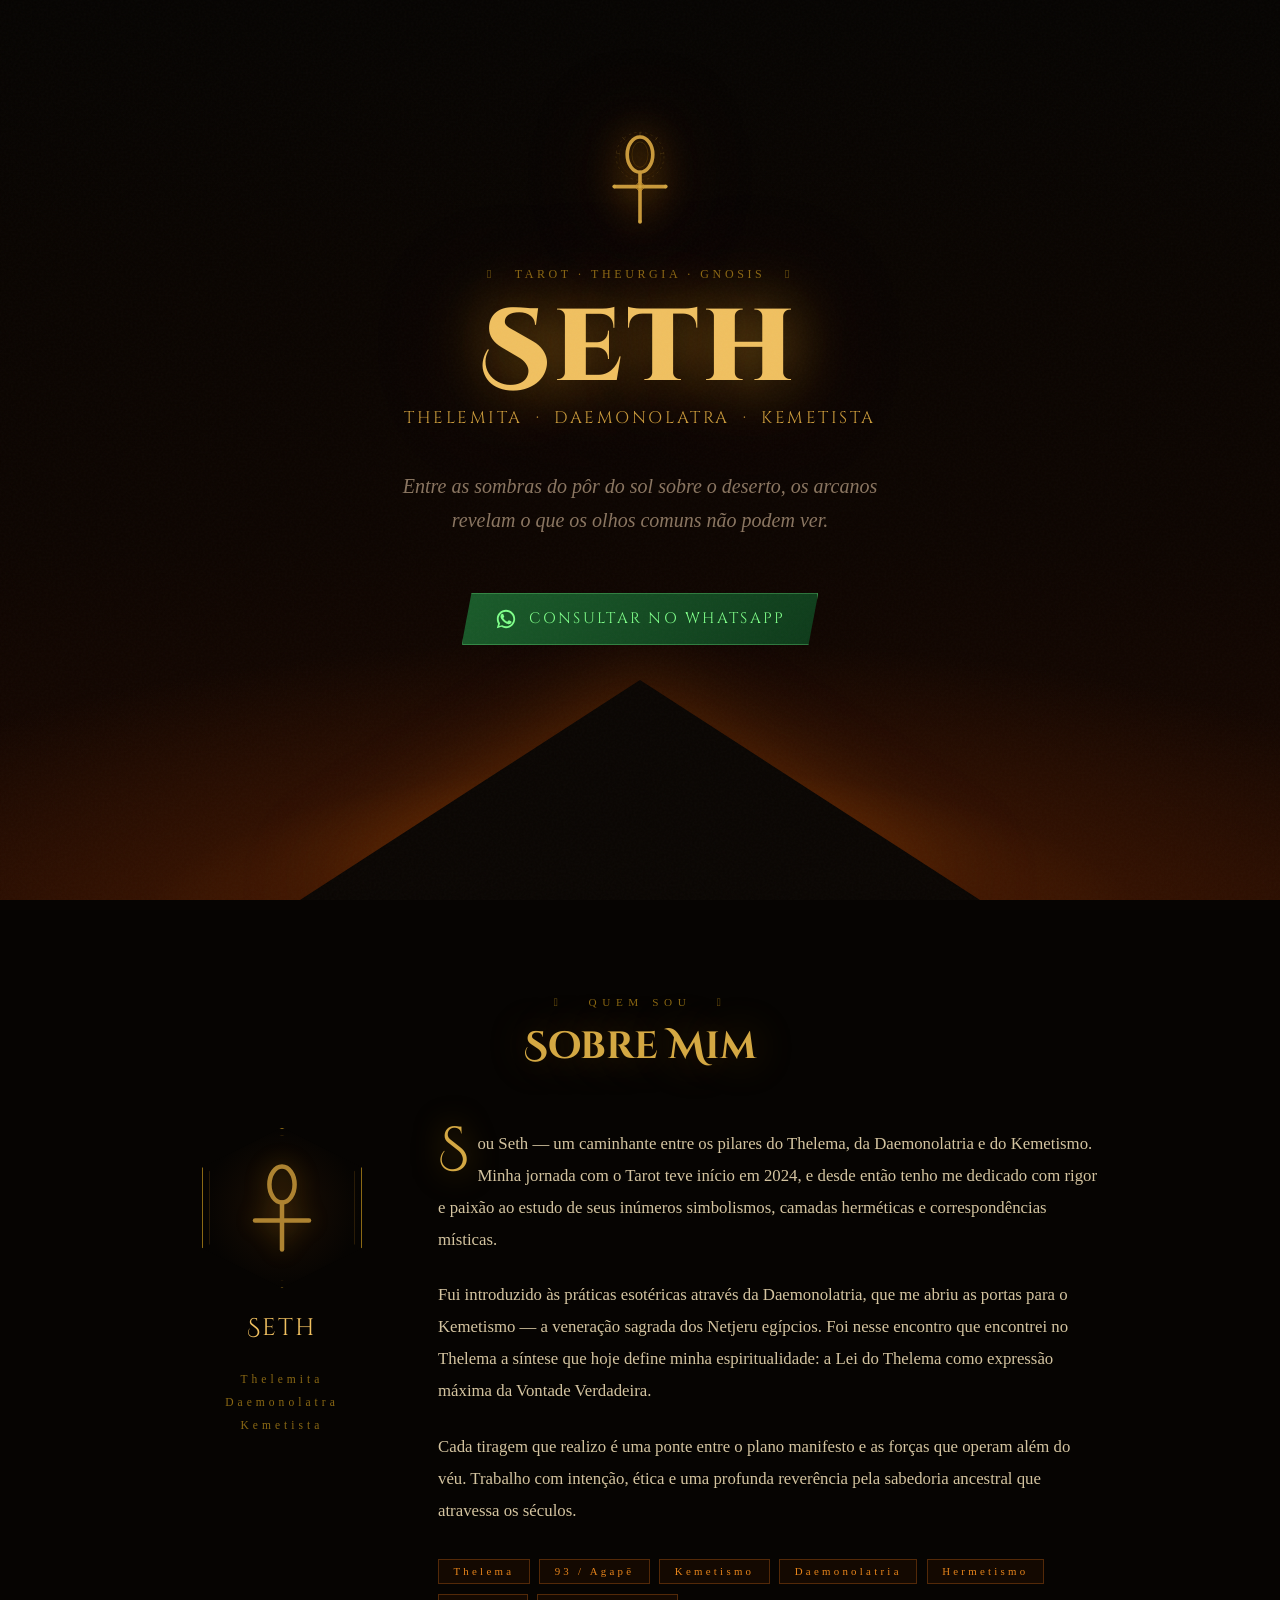
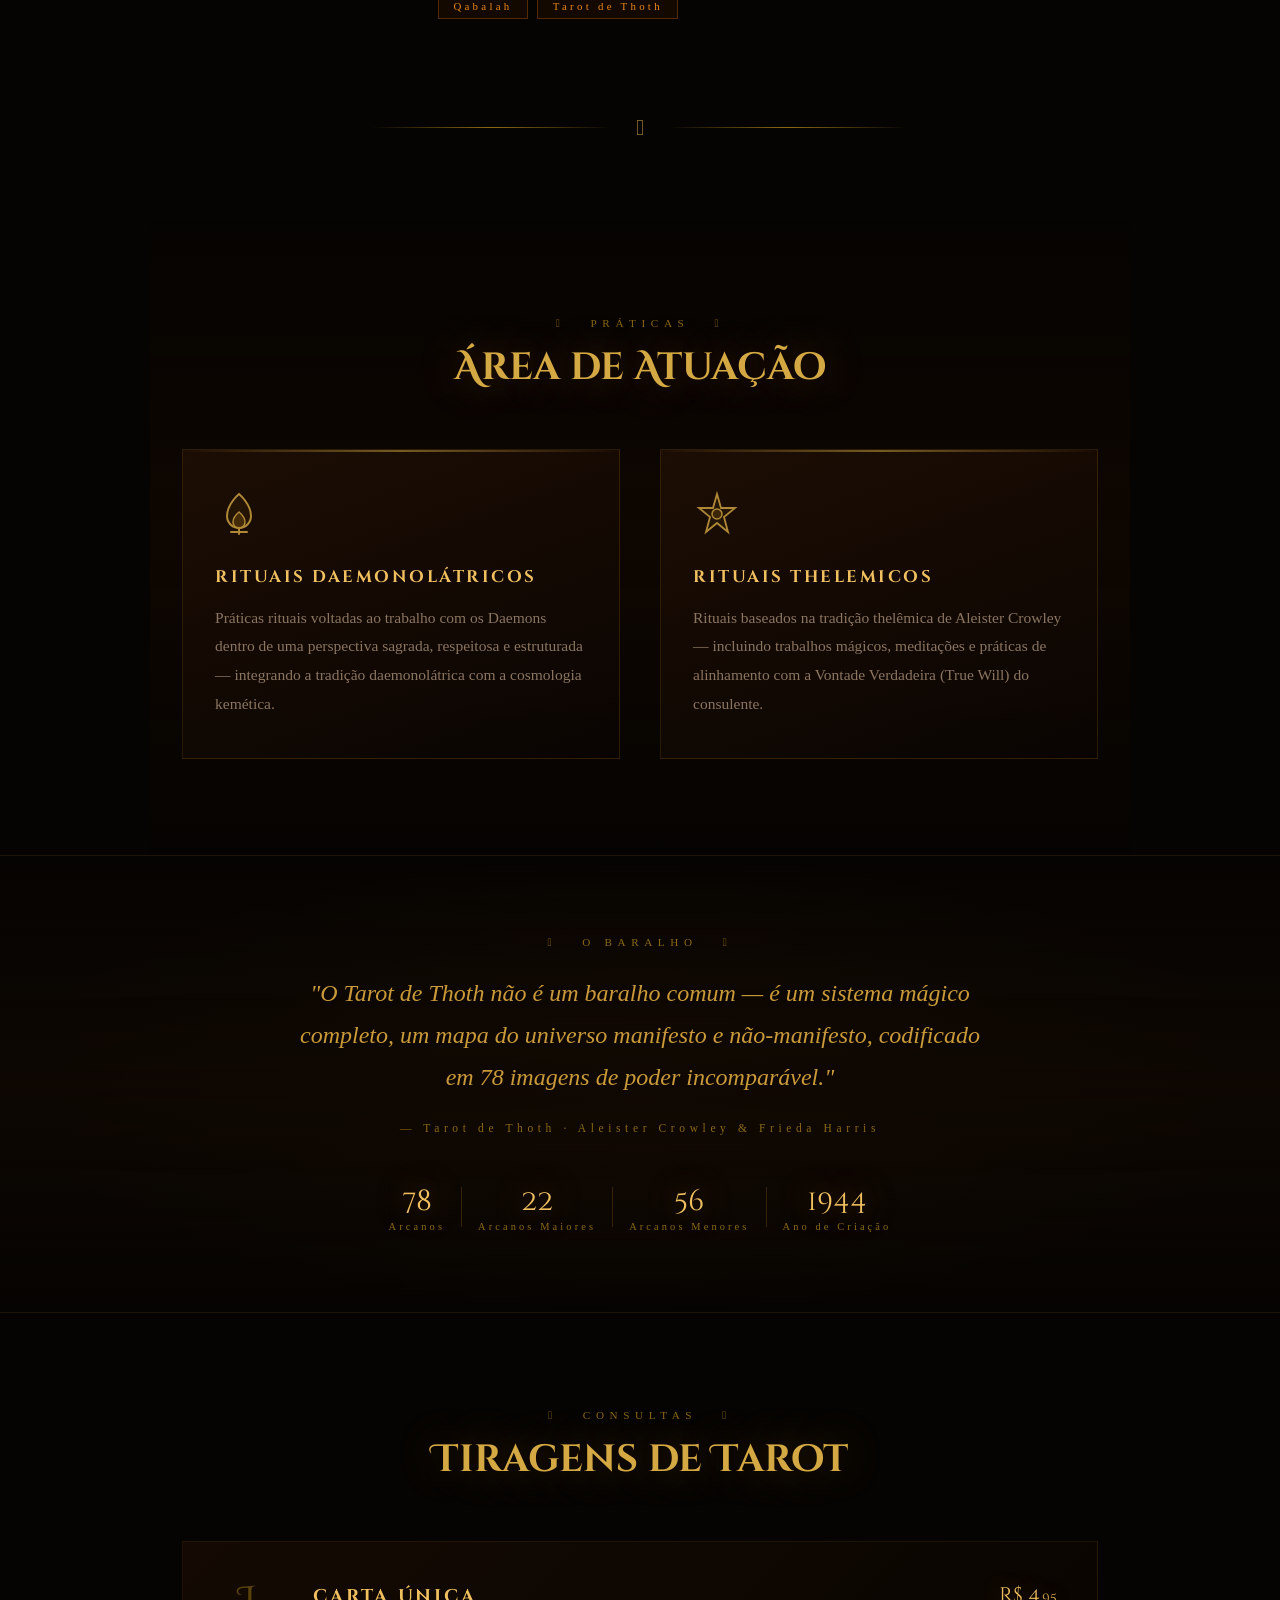
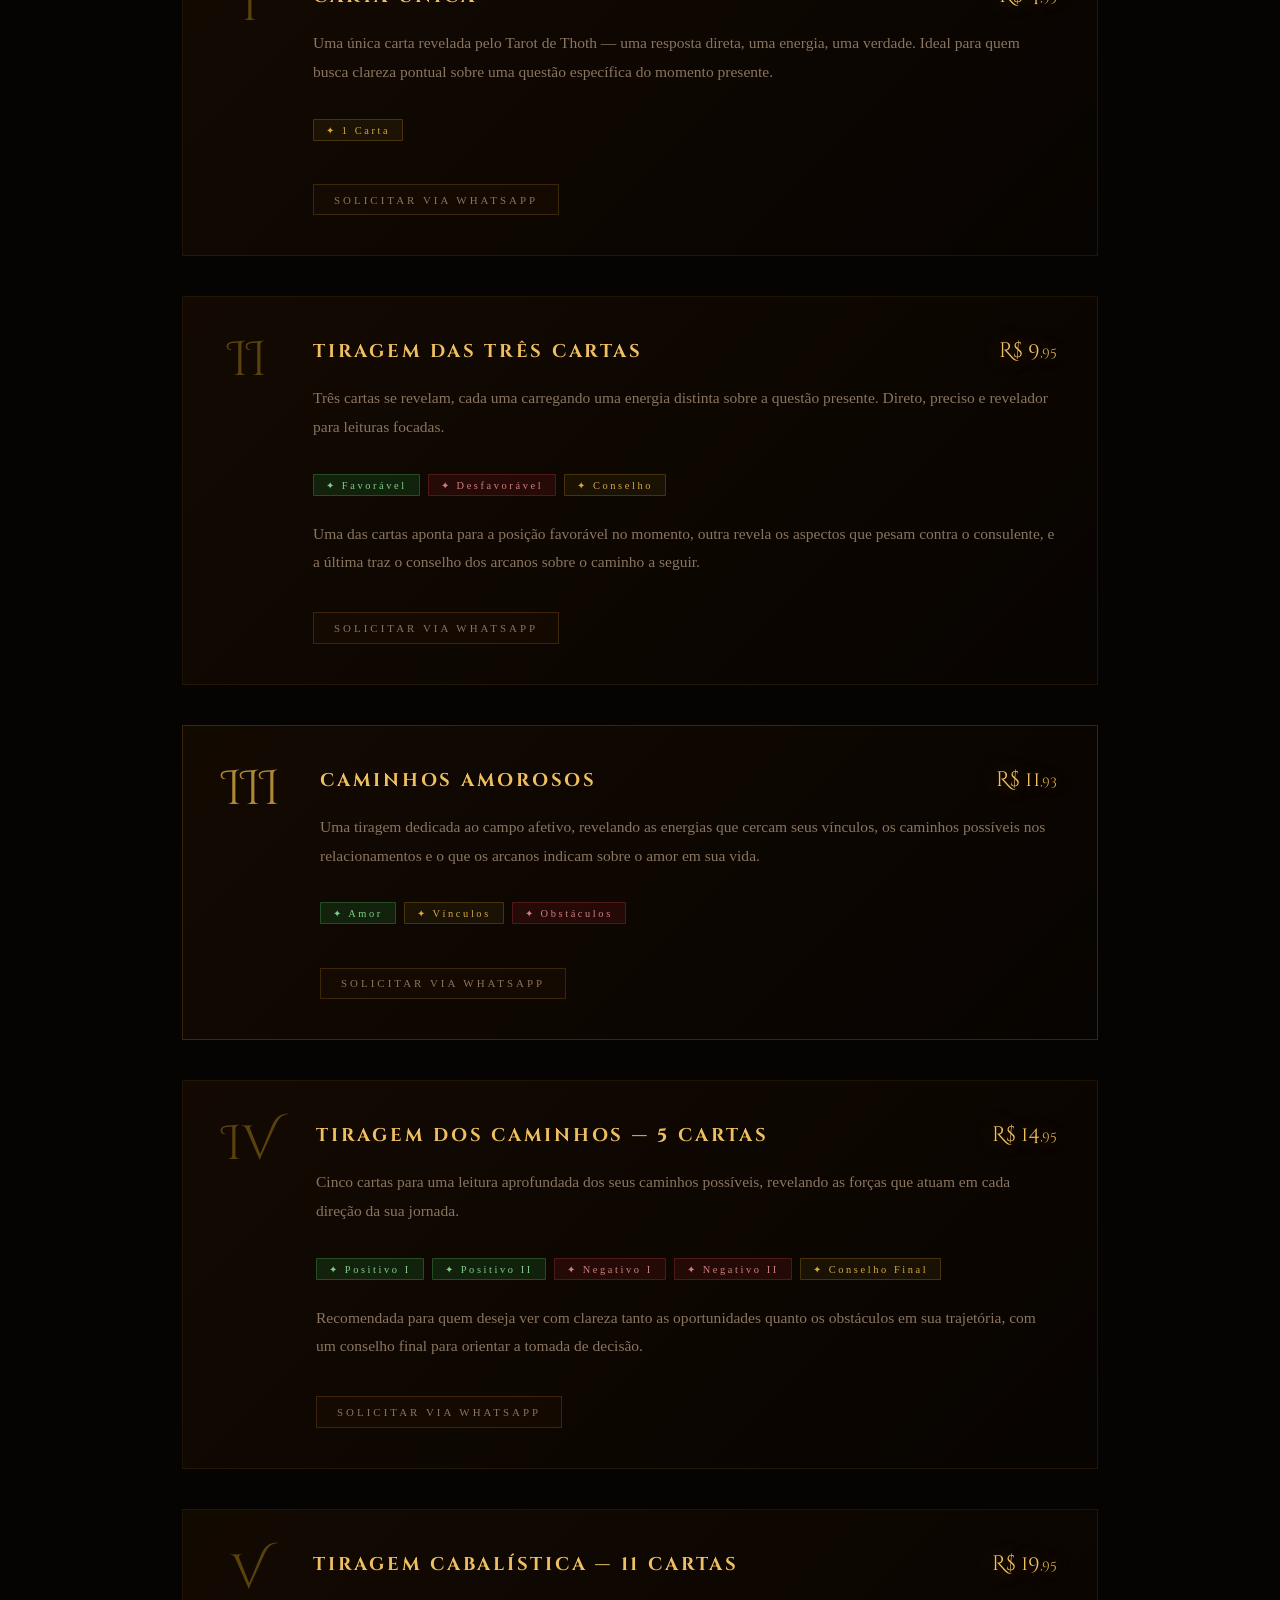
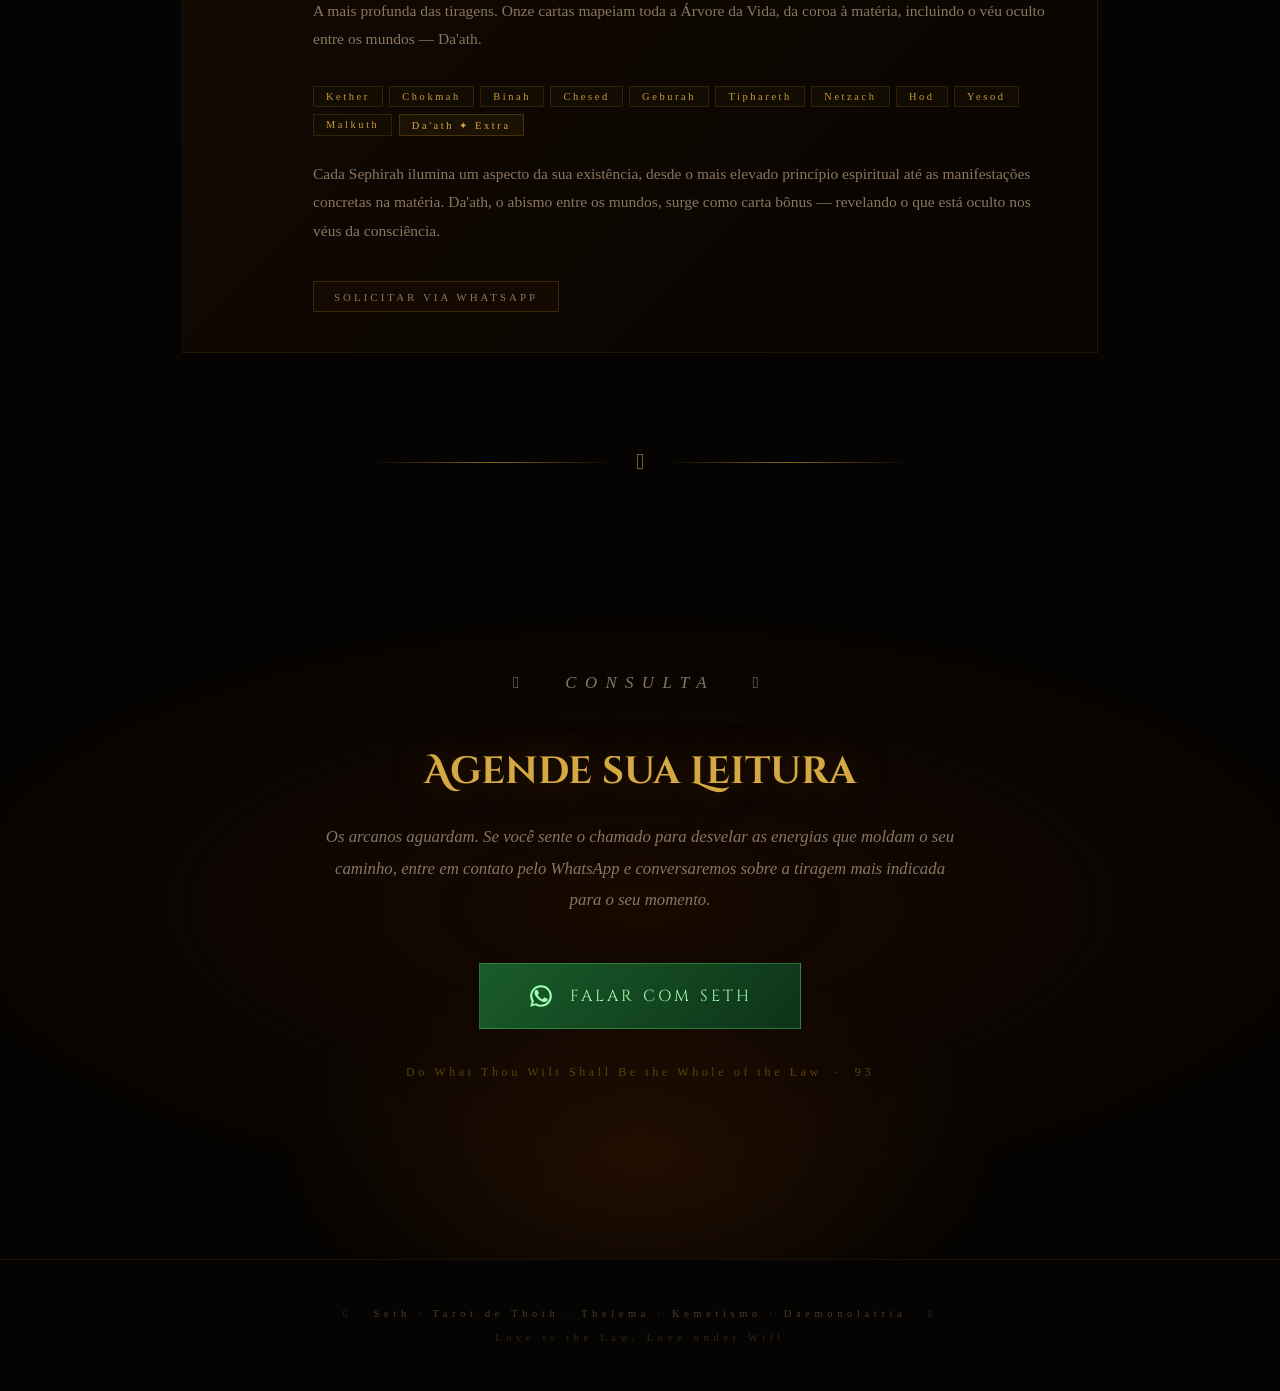
<file: index.html>
<!DOCTYPE html>
<html lang="pt-BR">
<head>
  <meta charset="UTF-8" />
  <meta name="viewport" content="width=device-width, initial-scale=1.0" />
  <title>Seth — Tarot de Thoth & Rituais Esotéricos</title>
  <link href="https://fonts.googleapis.com/css2?family=Cinzel+Decorative:wght@400;700;900&family=Cinzel:wght@400;500;600&family=IM+Fell+English+SC&family=IM+Fell+English:ital@0;1&display=swap" rel="stylesheet" />
  <link rel="stylesheet" href="seth-tarot.css" />
</head>
<body>

<!-- ─── HIERÓGLIFOS FLUTUANTES ─── -->
<div class="hieroglyphs" aria-hidden="true">
  <span class="hg" style="left:5%;animation-duration:18s;animation-delay:0s">𓂀</span>
  <span class="hg" style="left:12%;animation-duration:22s;animation-delay:3s">𓆣</span>
  <span class="hg" style="left:20%;animation-duration:16s;animation-delay:7s">𓇋</span>
  <span class="hg" style="left:30%;animation-duration:25s;animation-delay:1s">𓅓</span>
  <span class="hg" style="left:42%;animation-duration:19s;animation-delay:5s">𓂋</span>
  <span class="hg" style="left:55%;animation-duration:21s;animation-delay:9s">𓆑</span>
  <span class="hg" style="left:65%;animation-duration:17s;animation-delay:4s">𓏏</span>
  <span class="hg" style="left:75%;animation-duration:23s;animation-delay:2s">𓄿</span>
  <span class="hg" style="left:85%;animation-duration:20s;animation-delay:8s">𓎛</span>
  <span class="hg" style="left:93%;animation-duration:15s;animation-delay:6s">𓅱</span>
</div>

<!-- ═══════════════════ HERO ═══════════════════ -->
<header class="hero">
  <div class="hero-content">

    <!-- Ankh animado -->
    <div class="sun-eye" aria-hidden="true">
      <svg viewBox="0 0 100 120" fill="none" xmlns="http://www.w3.org/2000/svg">
        <circle cx="50" cy="34" r="30" stroke="#c9993a" stroke-width="0.6" stroke-dasharray="3 4" opacity="0.3"/>
        <circle cx="50" cy="34" r="26" stroke="#c9993a" stroke-width="0.4" opacity="0.15"/>
        <ellipse cx="50" cy="32" rx="16" ry="22" stroke="#c9993a" stroke-width="4.5" fill="none" stroke-linejoin="round"/>
        <ellipse cx="50" cy="32" rx="10" ry="16" stroke="rgba(200,140,20,0.2)" stroke-width="1" fill="none"/>
        <line x1="50" y1="54" x2="50" y2="116" stroke="#c9993a" stroke-width="4.5" stroke-linecap="round"/>
        <line x1="18" y1="72" x2="82" y2="72" stroke="#c9993a" stroke-width="4.5" stroke-linecap="round"/>
        <circle cx="18" cy="72" r="2.5" fill="#d4a843" opacity="0.7"/>
        <circle cx="82" cy="72" r="2.5" fill="#d4a843" opacity="0.7"/>
        <circle cx="50" cy="116" r="2.5" fill="#d4a843" opacity="0.6"/>
        <polygon points="50,65 56,72 50,79 44,72" fill="rgba(200,140,20,0.25)" stroke="#c9993a" stroke-width="1"/>
        <circle cx="50" cy="72" r="2" fill="#d4a843" opacity="0.8"/>
        <line x1="50" y1="4"  x2="50" y2="9"  stroke="#c9993a" stroke-width="1" opacity="0.35"/>
        <line x1="28" y1="10" x2="31" y2="14" stroke="#c9993a" stroke-width="1" opacity="0.25"/>
        <line x1="72" y1="10" x2="69" y2="14" stroke="#c9993a" stroke-width="1" opacity="0.25"/>
        <line x1="20" y1="30" x2="25" y2="31" stroke="#c9993a" stroke-width="1" opacity="0.2"/>
        <line x1="80" y1="30" x2="75" y2="31" stroke="#c9993a" stroke-width="1" opacity="0.2"/>
      </svg>
    </div>

    <p class="hero-eyebrow">𓂀 &nbsp; Tarot · Theurgia · Gnosis &nbsp; 𓂀</p>
    <h1 class="hero-title">Seth</h1>
    <p class="hero-subtitle">Thelemita &nbsp;·&nbsp; Daemonolatra &nbsp;·&nbsp; Kemetista</p>
    <p class="hero-tagline">
      Entre as sombras do pôr do sol sobre o deserto, os arcanos revelam o que os olhos comuns não podem ver.
    </p>
    <a href="https://wa.me/5512992603886" class="cta-btn" target="_blank" rel="noopener">
      <svg viewBox="0 0 24 24" fill="currentColor">
        <path d="M17.472 14.382c-.297-.149-1.758-.867-2.03-.967-.273-.099-.471-.148-.67.15-.197.297-.767.966-.94 1.164-.173.199-.347.223-.644.075-.297-.15-1.255-.463-2.39-1.475-.883-.788-1.48-1.761-1.653-2.059-.173-.297-.018-.458.13-.606.134-.133.298-.347.446-.52.149-.174.198-.298.298-.497.099-.198.05-.371-.025-.52-.075-.149-.669-1.612-.916-2.207-.242-.579-.487-.5-.669-.51-.173-.008-.371-.01-.57-.01-.198 0-.52.074-.792.372-.272.297-1.04 1.016-1.04 2.479 0 1.462 1.065 2.875 1.213 3.074.149.198 2.096 3.2 5.077 4.487.709.306 1.262.489 1.694.625.712.227 1.36.195 1.871.118.571-.085 1.758-.719 2.006-1.413.248-.694.248-1.289.173-1.413-.074-.124-.272-.198-.57-.347z"/>
        <path d="M11.999 2C6.477 2 2 6.477 2 12c0 1.89.525 3.66 1.438 5.168L2 22l4.975-1.418A9.956 9.956 0 0 0 12 22c5.523 0 10-4.477 10-10S17.522 2 11.999 2zm.001 18a7.96 7.96 0 0 1-4.073-1.117l-.292-.173-3.009.857.873-2.938-.19-.302A7.96 7.96 0 0 1 4 12c0-4.418 3.582-8 8-8s8 3.582 8 8-3.582 8-8 8z"/>
      </svg>
      Consultar no WhatsApp
    </a>

  </div>
</header>

<!-- ═══════════════════ SOBRE MIM ═══════════════════ -->
<section class="reveal" id="sobre">
  <p class="section-label">𓅱 &nbsp; Quem sou &nbsp; 𓅱</p>
  <h2 class="section-title">Sobre Mim</h2>

  <div class="about-grid">

    <div class="about-emblem">
      <div class="emblem-frame" aria-hidden="true">
        <svg viewBox="0 0 80 100" fill="none" xmlns="http://www.w3.org/2000/svg">
          <ellipse cx="40" cy="24" rx="14" ry="20" stroke="#c9993a" stroke-width="5" fill="none"/>
          <line x1="40" y1="44" x2="40" y2="96" stroke="#c9993a" stroke-width="5" stroke-linecap="round"/>
          <line x1="10" y1="64" x2="70" y2="64" stroke="#c9993a" stroke-width="5" stroke-linecap="round"/>
        </svg>
      </div>
      <div class="emblem-name">Seth</div>
      <div class="emblem-roles">
        Thelemita<br/>
        Daemonolatra<br/>
        Kemetista
      </div>
    </div>

    <div class="about-text">
      <p>
        Sou Seth — um caminhante entre os pilares do Thelema, da Daemonolatria e do Kemetismo. Minha jornada com o Tarot teve início em 2024, e desde então tenho me dedicado com rigor e paixão ao estudo de seus inúmeros simbolismos, camadas herméticas e correspondências místicas.
      </p>
      <p>
        Fui introduzido às práticas esotéricas através da Daemonolatria, que me abriu as portas para o Kemetismo — a veneração sagrada dos Netjeru egípcios. Foi nesse encontro que encontrei no Thelema a síntese que hoje define minha espiritualidade: a Lei do Thelema como expressão máxima da Vontade Verdadeira.
      </p>
      <p>
        Cada tiragem que realizo é uma ponte entre o plano manifesto e as forças que operam além do véu. Trabalho com intenção, ética e uma profunda reverência pela sabedoria ancestral que atravessa os séculos.
      </p>
      <div class="tag-row">
        <span class="tag">Thelema</span>
        <span class="tag">93 / Agapē</span>
        <span class="tag">Kemetismo</span>
        <span class="tag">Daemonolatria</span>
        <span class="tag">Hermetismo</span>
        <span class="tag">Qabalah</span>
        <span class="tag">Tarot de Thoth</span>
      </div>
    </div>

  </div>
</section>

<div class="divider">
  <span class="divider-line"></span>
  <span class="divider-glyph">𓆣</span>
  <span class="divider-line"></span>
</div>

<!-- ═══════════════════ ÁREA DE ATUAÇÃO ═══════════════════ -->
<section class="reveal atuacao-bg" id="atuacao">
  <p class="section-label">𓏏 &nbsp; Práticas &nbsp; 𓏏</p>
  <h2 class="section-title">Área de Atuação</h2>

  <div class="atuacao-cols">

    <div class="atuacao-card">
      <svg class="atuacao-icon" viewBox="0 0 48 48" fill="none" xmlns="http://www.w3.org/2000/svg">
        <path d="M24 4C24 4 12 14 12 26C12 32.627 17.373 38 24 38C30.627 38 36 32.627 36 26C36 14 24 4 24 4Z" stroke="currentColor" stroke-width="2" fill="rgba(200,140,20,0.08)"/>
        <path d="M24 22C24 22 18 27 18 32C18 35.314 20.686 38 24 38C27.314 38 30 35.314 30 32C30 27 24 22 24 22Z" fill="rgba(200,140,20,0.25)" stroke="currentColor" stroke-width="1.5"/>
        <line x1="24" y1="38" x2="24" y2="44" stroke="currentColor" stroke-width="2" stroke-linecap="round"/>
        <line x1="16" y1="42" x2="32" y2="42" stroke="currentColor" stroke-width="2" stroke-linecap="round"/>
      </svg>
      <h3>Rituais Daemonolátricos</h3>
      <p>Práticas rituais voltadas ao trabalho com os Daemons dentro de uma perspectiva sagrada, respeitosa e estruturada — integrando a tradição daemonolátrica com a cosmologia kemética.</p>
    </div>

    <div class="atuacao-card">
      <svg class="atuacao-icon" viewBox="0 0 48 48" fill="none" xmlns="http://www.w3.org/2000/svg">
        <polygon points="24,4 28,18 42,18 31,27 35,42 24,33 13,42 17,27 6,18 20,18" stroke="currentColor" stroke-width="1.8" fill="rgba(200,140,20,0.08)"/>
        <circle cx="24" cy="24" r="5" stroke="currentColor" stroke-width="1.5" fill="rgba(200,140,20,0.2)"/>
      </svg>
      <h3>Rituais Thelemicos</h3>
      <p>Rituais baseados na tradição thelêmica de Aleister Crowley — incluindo trabalhos mágicos, meditações e práticas de alinhamento com a Vontade Verdadeira (True Will) do consulente.</p>
    </div>

  </div>
</section>

<!-- ═══════════════════ BANNER — TAROT DE THOTH ═══════════════════ -->
<div class="thoth-banner reveal">
  <div style="max-width:720px;margin:0 auto;text-align:center;">
    <p class="section-label" style="margin-bottom:1.5rem;">𓂋 &nbsp; O Baralho &nbsp; 𓂋</p>
    <p class="thoth-quote">
      "O Tarot de Thoth não é um baralho comum — é um sistema mágico completo, um mapa do universo manifesto e não-manifesto, codificado em 78 imagens de poder incomparável."
    </p>
    <p class="thoth-attr">— Tarot de Thoth · Aleister Crowley &amp; Frieda Harris</p>
    <div style="display:flex;align-items:center;justify-content:center;gap:1rem;margin-top:3rem;flex-wrap:wrap;">
      <div style="text-align:center;">
        <div style="font-family:'Cinzel Decorative',cursive;font-size:1.8rem;color:var(--gold-bright);text-shadow:0 0 30px rgba(200,140,20,0.5);">78</div>
        <div style="font-family:'IM Fell English SC',serif;font-size:0.65rem;letter-spacing:0.3em;color:var(--sand-dark);">Arcanos</div>
      </div>
      <span style="width:1px;height:40px;background:rgba(180,120,20,0.25);display:inline-block;"></span>
      <div style="text-align:center;">
        <div style="font-family:'Cinzel Decorative',cursive;font-size:1.8rem;color:var(--gold-bright);text-shadow:0 0 30px rgba(200,140,20,0.5);">22</div>
        <div style="font-family:'IM Fell English SC',serif;font-size:0.65rem;letter-spacing:0.3em;color:var(--sand-dark);">Arcanos Maiores</div>
      </div>
      <span style="width:1px;height:40px;background:rgba(180,120,20,0.25);display:inline-block;"></span>
      <div style="text-align:center;">
        <div style="font-family:'Cinzel Decorative',cursive;font-size:1.8rem;color:var(--gold-bright);text-shadow:0 0 30px rgba(200,140,20,0.5);">56</div>
        <div style="font-family:'IM Fell English SC',serif;font-size:0.65rem;letter-spacing:0.3em;color:var(--sand-dark);">Arcanos Menores</div>
      </div>
      <span style="width:1px;height:40px;background:rgba(180,120,20,0.25);display:inline-block;"></span>
      <div style="text-align:center;">
        <div style="font-family:'Cinzel Decorative',cursive;font-size:1.8rem;color:var(--gold-bright);text-shadow:0 0 30px rgba(200,140,20,0.5);">1944</div>
        <div style="font-family:'IM Fell English SC',serif;font-size:0.65rem;letter-spacing:0.3em;color:var(--sand-dark);">Ano de Criação</div>
      </div>
    </div>
  </div>
</div>

<!-- ═══════════════════ TIRAGENS ═══════════════════ -->
<section class="reveal" id="tiragens">
  <p class="section-label">𓄿 &nbsp; Consultas &nbsp; 𓄿</p>
  <h2 class="section-title">Tiragens de Tarot</h2>

  <div class="tiragens-list">

    <!-- I — Carta Única R$4,95 -->
    <div class="tiragem">
      <div class="tiragem-number">I</div>
      <div class="tiragem-inner">
        <div class="tiragem-header">
          <h3>Carta Única</h3>
          <span class="tiragem-preco">R$ 4<span class="tiragem-preco-dec">,95</span></span>
        </div>
        <p>Uma única carta revelada pelo Tarot de Thoth — uma resposta direta, uma energia, uma verdade. Ideal para quem busca clareza pontual sobre uma questão específica do momento presente.</p>
        <div class="tiragem-cards">
          <span class="card-pill pill-adv">✦ 1 Carta</span>
        </div>
        <a href="https://wa.me/5512992603886text=Olá%2C%20Seth!%20Gostaria%20de%20contratar%20a%20Carta%20Única." class="tiragem-btn" target="_blank" rel="noopener">Solicitar via WhatsApp</a>
      </div>
    </div>

    <!-- II — Três Cartas R$9,95 -->
    <div class="tiragem">
      <div class="tiragem-number">II</div>
      <div class="tiragem-inner">
        <div class="tiragem-header">
          <h3>Tiragem das Três Cartas</h3>
          <span class="tiragem-preco">R$ 9<span class="tiragem-preco-dec">,95</span></span>
        </div>
        <p>Três cartas se revelam, cada uma carregando uma energia distinta sobre a questão presente. Direto, preciso e revelador para leituras focadas.</p>
        <div class="tiragem-cards">
          <span class="card-pill pill-pos">✦ Favorável</span>
          <span class="card-pill pill-neg">✦ Desfavorável</span>
          <span class="card-pill pill-adv">✦ Conselho</span>
        </div>
        <p>Uma das cartas aponta para a posição favorável no momento, outra revela os aspectos que pesam contra o consulente, e a última traz o conselho dos arcanos sobre o caminho a seguir.</p>
        <a href="https://wa.me/5512992603886?text=Olá%2C%20Seth!%20Gostaria%20de%20contratar%20a%20Tiragem%20das%20Três%20Cartas." class="tiragem-btn" target="_blank" rel="noopener">Solicitar via WhatsApp</a>
      </div>
    </div>

    <!-- III — Caminhos Amorosos R$11,93 -->
    <div class="tiragem tiragem--amor">
      <div class="tiragem-number">III</div>
      <div class="tiragem-inner">
        <div class="tiragem-header">
          <h3>Caminhos Amorosos</h3>
          <span class="tiragem-preco">R$ 11<span class="tiragem-preco-dec">,93</span></span>
        </div>
        <p>Uma tiragem dedicada ao campo afetivo, revelando as energias que cercam seus vínculos, os caminhos possíveis nos relacionamentos e o que os arcanos indicam sobre o amor em sua vida.</p>
        <div class="tiragem-cards">
          <span class="card-pill pill-pos">✦ Amor</span>
          <span class="card-pill pill-adv">✦ Vínculos</span>
          <span class="card-pill pill-neg">✦ Obstáculos</span>
        </div>
        <a href="https://wa.me/5512992603886?text=Olá%2C%20Seth!%20Gostaria%20de%20contratar%20a%20tiragem%20de%20Caminhos%20Amorosos." class="tiragem-btn" target="_blank" rel="noopener">Solicitar via WhatsApp</a>
      </div>
    </div>

    <!-- IV — Caminhos 5 Cartas R$14,95 -->
    <div class="tiragem">
      <div class="tiragem-number">IV</div>
      <div class="tiragem-inner">
        <div class="tiragem-header">
          <h3>Tiragem dos Caminhos — 5 Cartas</h3>
          <span class="tiragem-preco">R$ 14<span class="tiragem-preco-dec">,95</span></span>
        </div>
        <p>Cinco cartas para uma leitura aprofundada dos seus caminhos possíveis, revelando as forças que atuam em cada direção da sua jornada.</p>
        <div class="tiragem-cards">
          <span class="card-pill pill-pos">✦ Positivo I</span>
          <span class="card-pill pill-pos">✦ Positivo II</span>
          <span class="card-pill pill-neg">✦ Negativo I</span>
          <span class="card-pill pill-neg">✦ Negativo II</span>
          <span class="card-pill pill-adv">✦ Conselho Final</span>
        </div>
        <p>Recomendada para quem deseja ver com clareza tanto as oportunidades quanto os obstáculos em sua trajetória, com um conselho final para orientar a tomada de decisão.</p>
        <a href="https://wa.me/5512992603886?text=Olá%2C%20Seth!%20Gostaria%20de%20contratar%20a%20Tiragem%20dos%20Caminhos." class="tiragem-btn" target="_blank" rel="noopener">Solicitar via WhatsApp</a>
      </div>
    </div>

    <!-- V — Cabalística R$19,95 -->
    <div class="tiragem">
      <div class="tiragem-number">V</div>
      <div class="tiragem-inner">
        <div class="tiragem-header">
          <h3>Tiragem Cabalística — 11 Cartas</h3>
          <span class="tiragem-preco">R$ 19<span class="tiragem-preco-dec">,95</span></span>
        </div>
        <p>A mais profunda das tiragens. Onze cartas mapeiam toda a Árvore da Vida, da coroa à matéria, incluindo o véu oculto entre os mundos — Da'ath.</p>
        <div class="seph-list">
          <span class="card-pill pill-seph">Kether</span>
          <span class="card-pill pill-seph">Chokmah</span>
          <span class="card-pill pill-seph">Binah</span>
          <span class="card-pill pill-seph">Chesed</span>
          <span class="card-pill pill-seph">Geburah</span>
          <span class="card-pill pill-seph">Tiphareth</span>
          <span class="card-pill pill-seph">Netzach</span>
          <span class="card-pill pill-seph">Hod</span>
          <span class="card-pill pill-seph">Yesod</span>
          <span class="card-pill pill-seph">Malkuth</span>
          <span class="card-pill pill-adv">Da'ath ✦ Extra</span>
        </div>
        <p style="margin-top:1rem;">Cada Sephirah ilumina um aspecto da sua existência, desde o mais elevado princípio espiritual até as manifestações concretas na matéria. Da'ath, o abismo entre os mundos, surge como carta bônus — revelando o que está oculto nos véus da consciência.</p>
        <a href="https://wa.me/5512992603886?text=Olá%2C%20Seth!%20Gostaria%20de%20contratar%20a%20Tiragem%20Cabalística." class="tiragem-btn" target="_blank" rel="noopener">Solicitar via WhatsApp</a>
      </div>
    </div>

  </div>
</section>

<div class="divider">
  <span class="divider-line"></span>
  <span class="divider-glyph">𓅓</span>
  <span class="divider-line"></span>
</div>

<!-- ═══════════════════ CONTATO ═══════════════════ -->
<div class="contact-section reveal" id="contato">
  <div class="contact-inner">
    <p class="section-label">𓇋 &nbsp; Consulta &nbsp; 𓇋</p>
    <h2 class="section-title">Agende sua Leitura</h2>
    <p>
      Os arcanos aguardam. Se você sente o chamado para desvelar as energias que moldam o seu caminho, entre em contato pelo WhatsApp e conversaremos sobre a tiragem mais indicada para o seu momento.
    </p>
    <a href="https://wa.me/5512992603886" class="whatsapp-btn" target="_blank" rel="noopener">
      <svg viewBox="0 0 24 24" fill="currentColor">
        <path d="M17.472 14.382c-.297-.149-1.758-.867-2.03-.967-.273-.099-.471-.148-.67.15-.197.297-.767.966-.94 1.164-.173.199-.347.223-.644.075-.297-.15-1.255-.463-2.39-1.475-.883-.788-1.48-1.761-1.653-2.059-.173-.297-.018-.458.13-.606.134-.133.298-.347.446-.52.149-.174.198-.298.298-.497.099-.198.05-.371-.025-.52-.075-.149-.669-1.612-.916-2.207-.242-.579-.487-.5-.669-.51-.173-.008-.371-.01-.57-.01-.198 0-.52.074-.792.372-.272.297-1.04 1.016-1.04 2.479 0 1.462 1.065 2.875 1.213 3.074.149.198 2.096 3.2 5.077 4.487.709.306 1.262.489 1.694.625.712.227 1.36.195 1.871.118.571-.085 1.758-.719 2.006-1.413.248-.694.248-1.289.173-1.413-.074-.124-.272-.198-.57-.347z"/>
        <path d="M11.999 2C6.477 2 2 6.477 2 12c0 1.89.525 3.66 1.438 5.168L2 22l4.975-1.418A9.956 9.956 0 0 0 12 22c5.523 0 10-4.477 10-10S17.522 2 11.999 2zm.001 18a7.96 7.96 0 0 1-4.073-1.117l-.292-.173-3.009.857.873-2.938-.19-.302A7.96 7.96 0 0 1 4 12c0-4.418 3.582-8 8-8s8 3.582 8 8-3.582 8-8 8z"/>
      </svg>
      Falar com Seth
    </a>
    <p style="margin-top:2rem;font-size:0.75rem;font-style:normal;font-family:'IM Fell English SC',serif;letter-spacing:0.3em;color:var(--sand-dark);opacity:0.6;">
      Do What Thou Wilt Shall Be the Whole of the Law &nbsp;·&nbsp; 93
    </p>
  </div>
</div>

<!-- ═══════════════════ FOOTER ═══════════════════ -->
<footer>
  <p>𓂀 &nbsp; Seth · Tarot de Thoth · Thelema · Kemetismo · Daemonolatria &nbsp; 𓂀</p>
  <p style="margin-top:0.8rem;opacity:0.3;">Love is the Law, Love under Will</p>
</footer>

<script>
  const observer = new IntersectionObserver((entries) => {
    entries.forEach(e => {
      if (e.isIntersecting) {
        e.target.classList.add('visible');
        observer.unobserve(e.target);
      }
    });
  }, { threshold: 0.1 });

  document.querySelectorAll('.reveal').forEach(el => observer.observe(el));
</script>

</body>
</html>
</file>
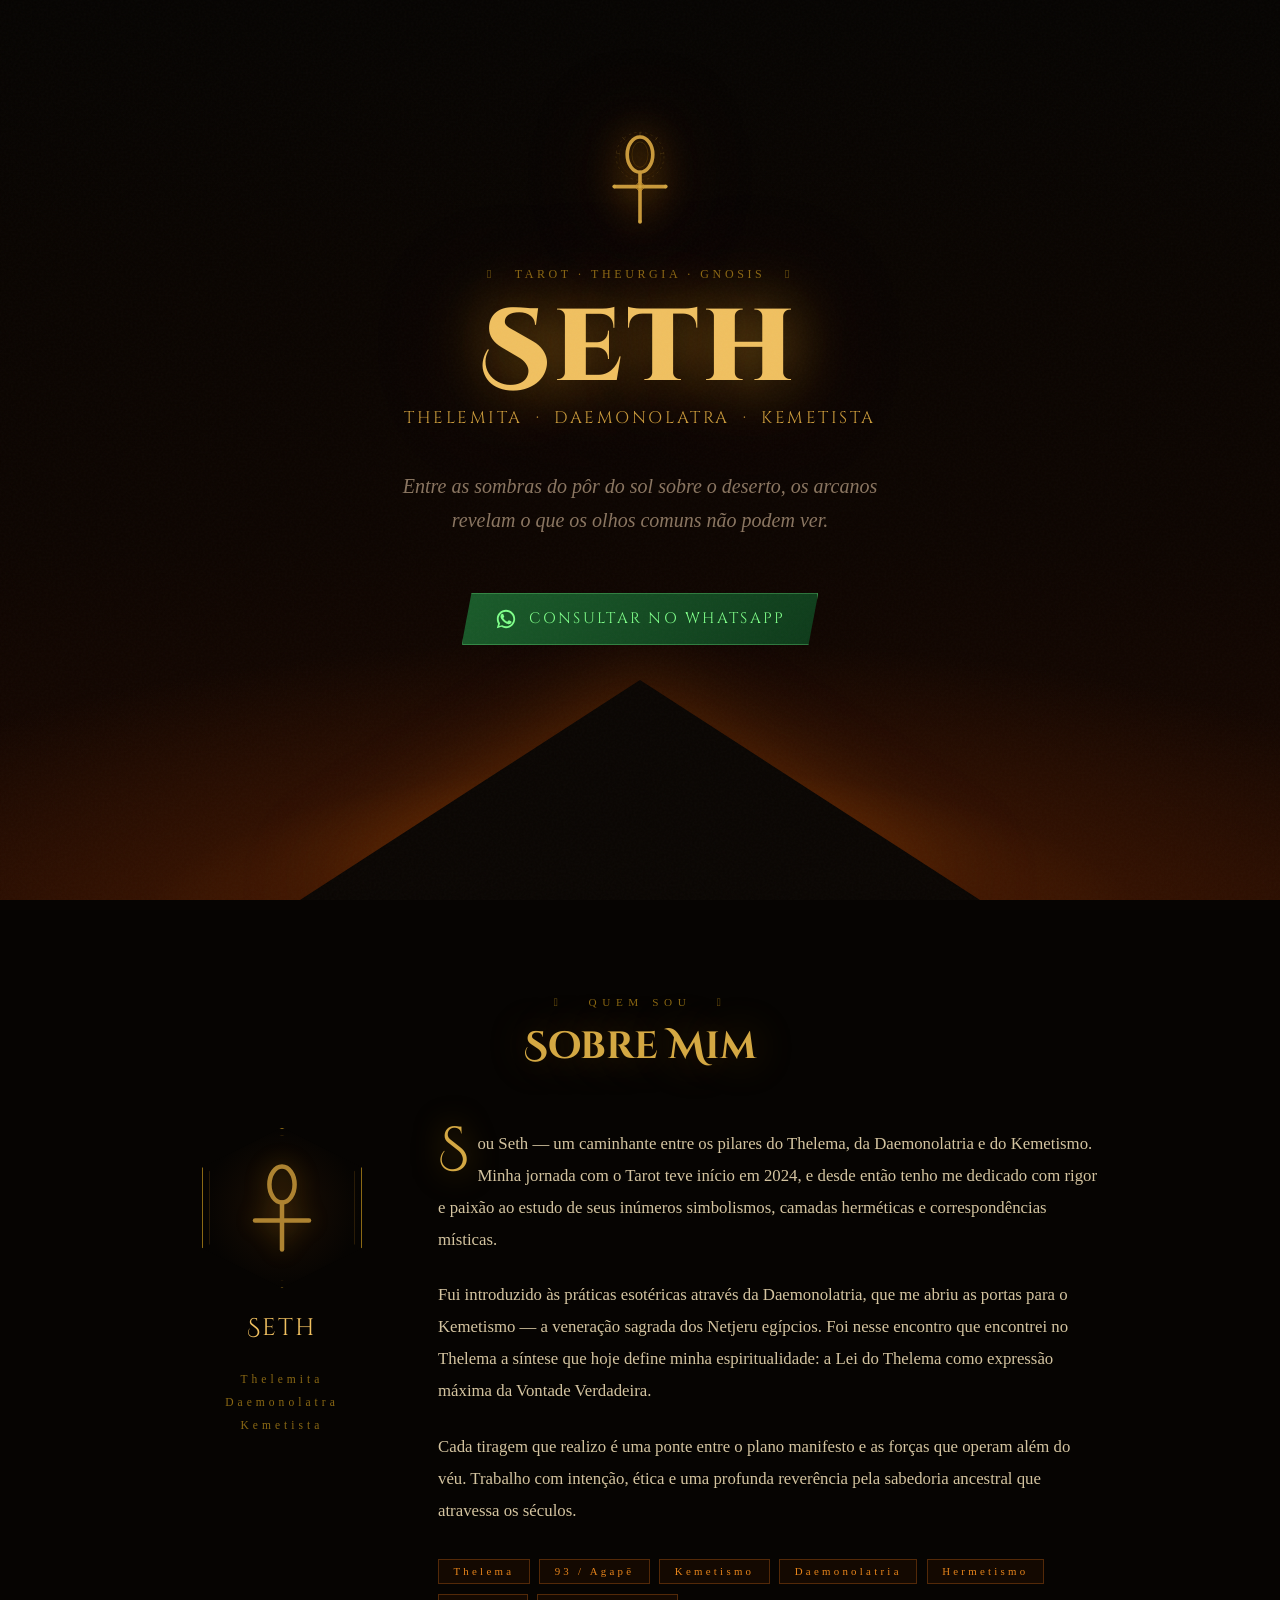
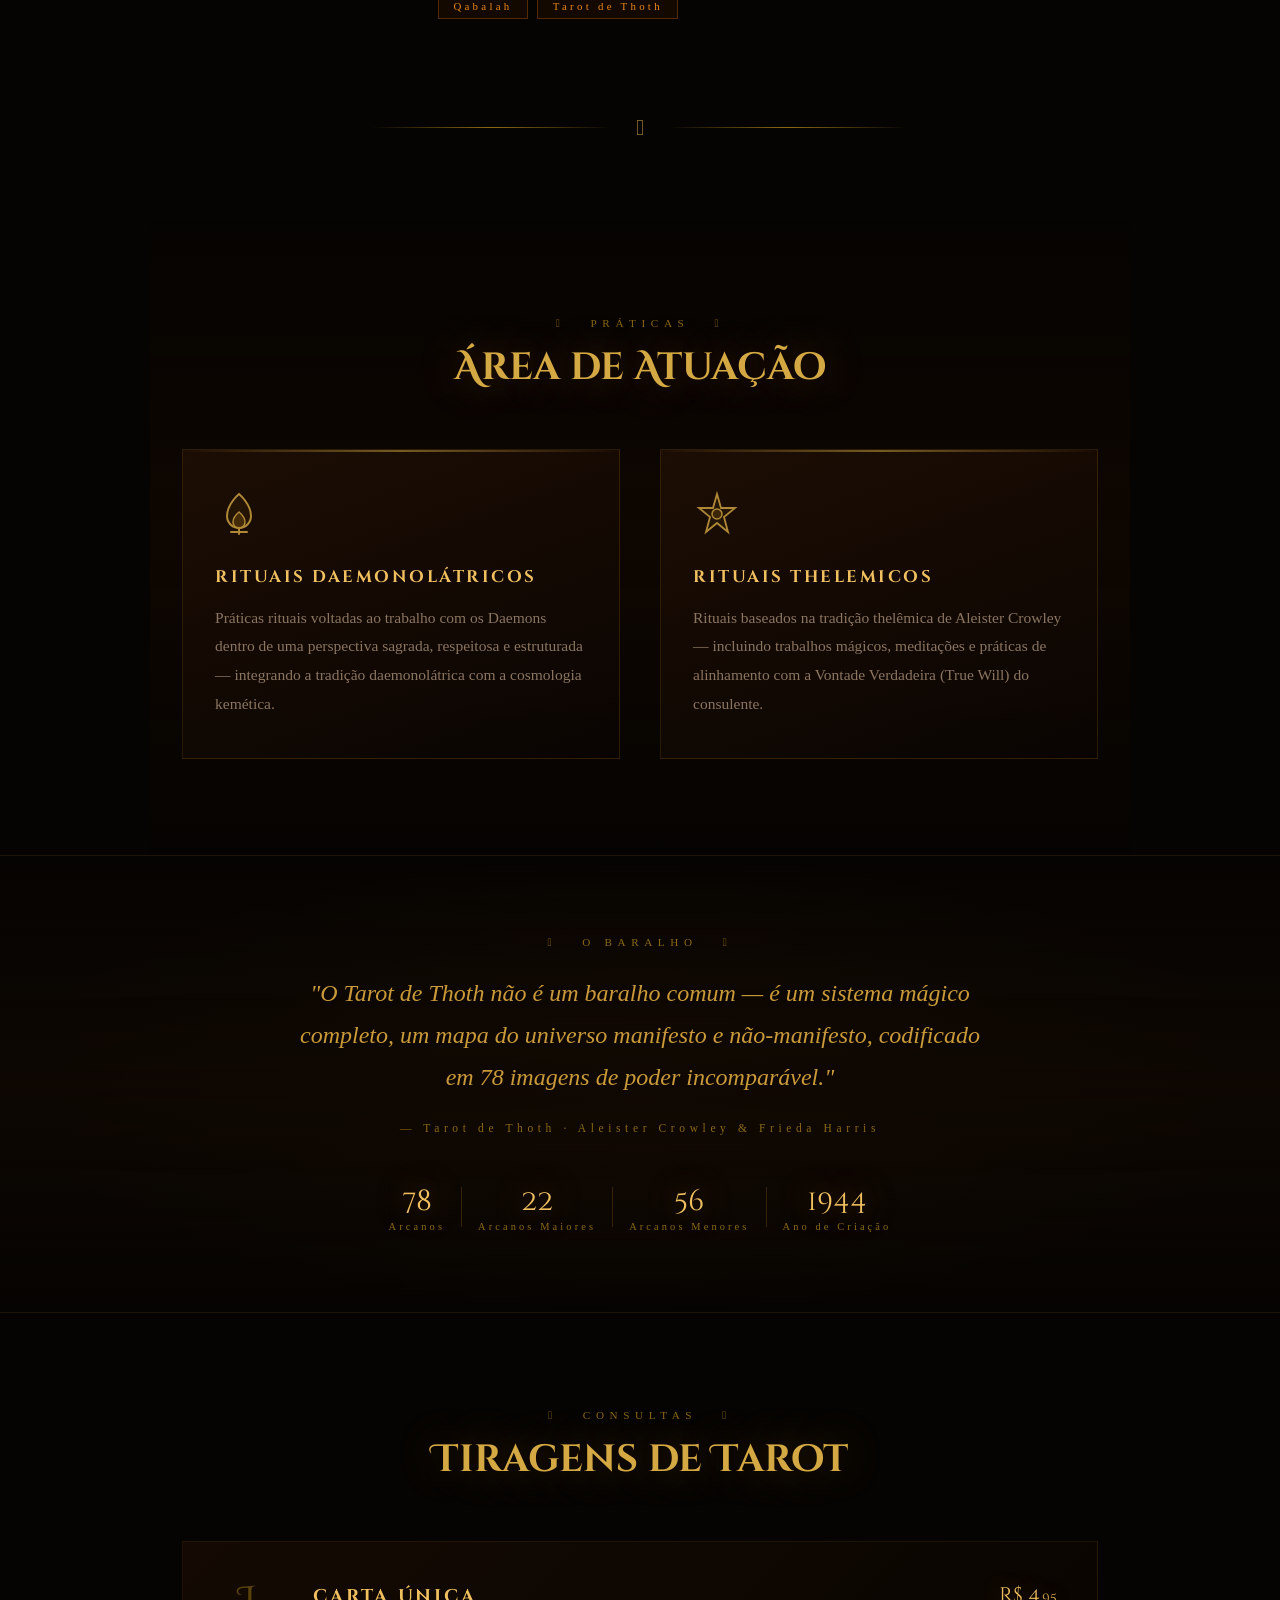
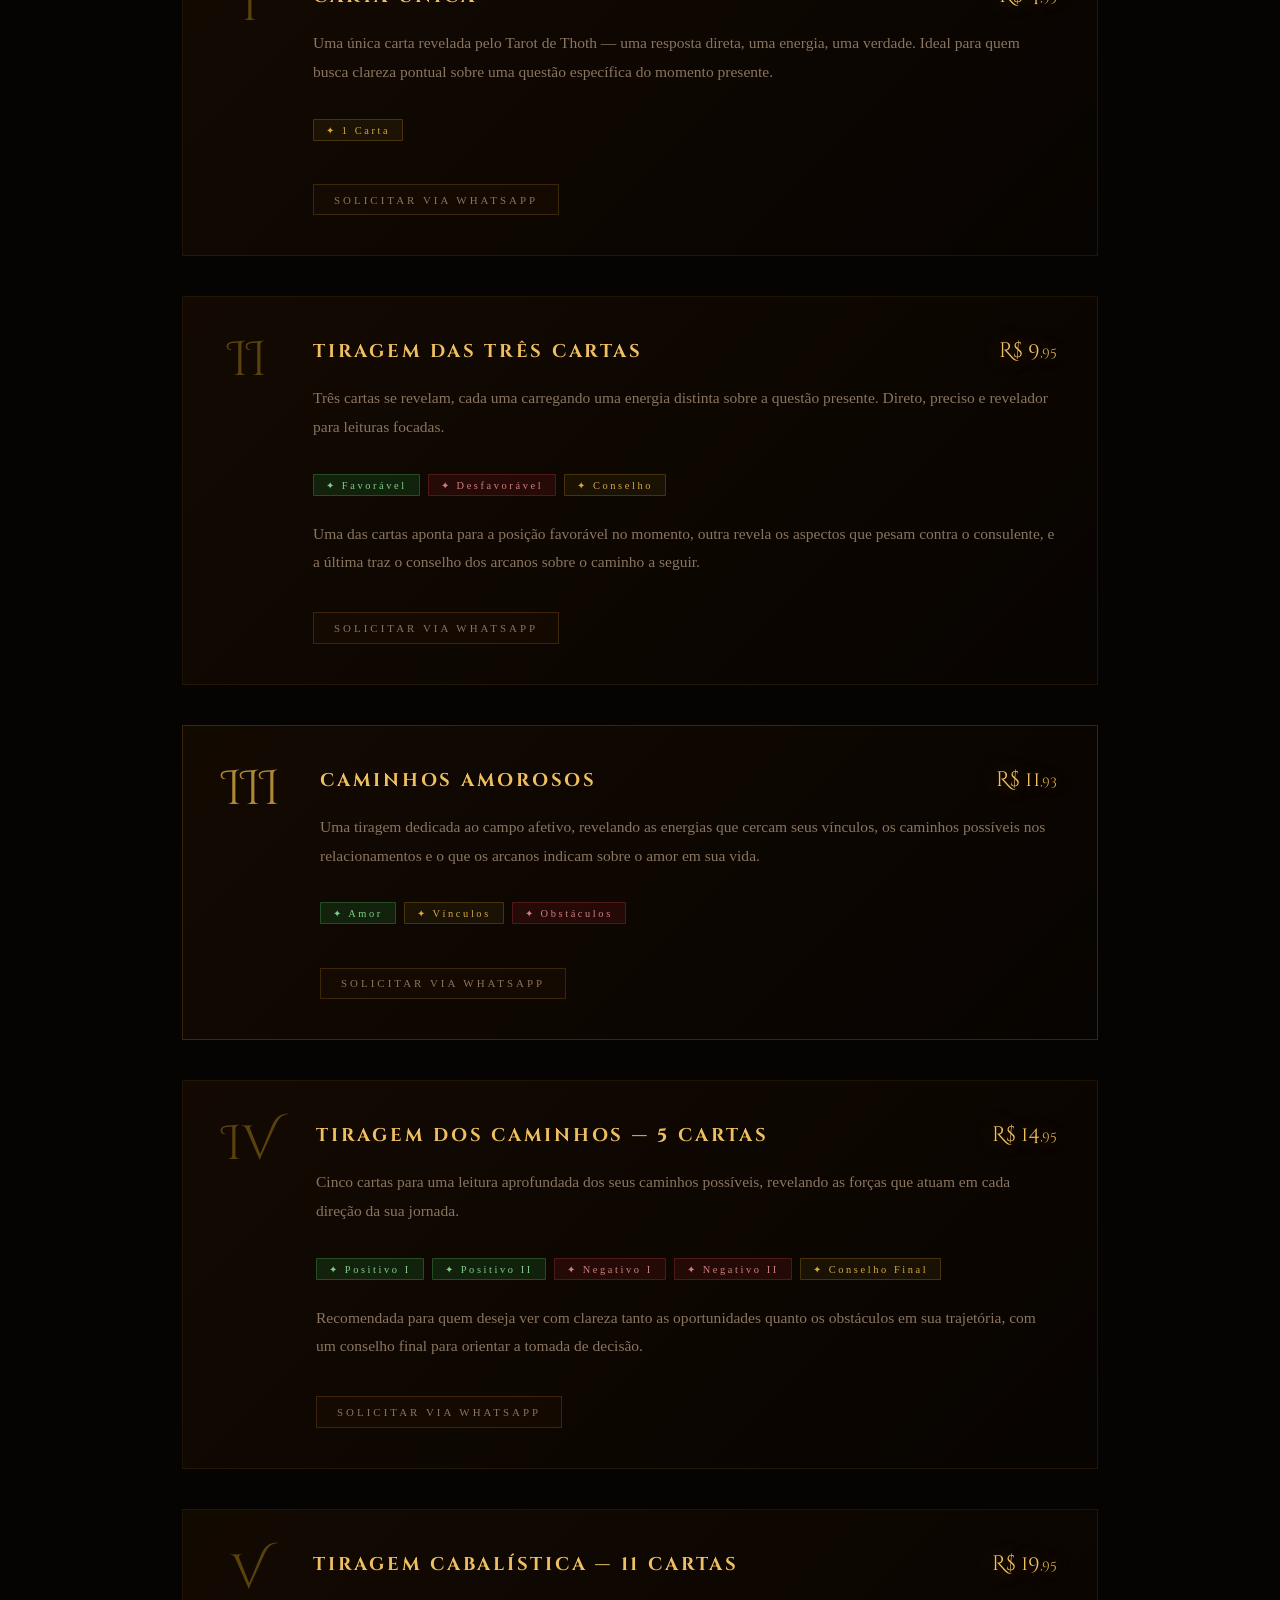
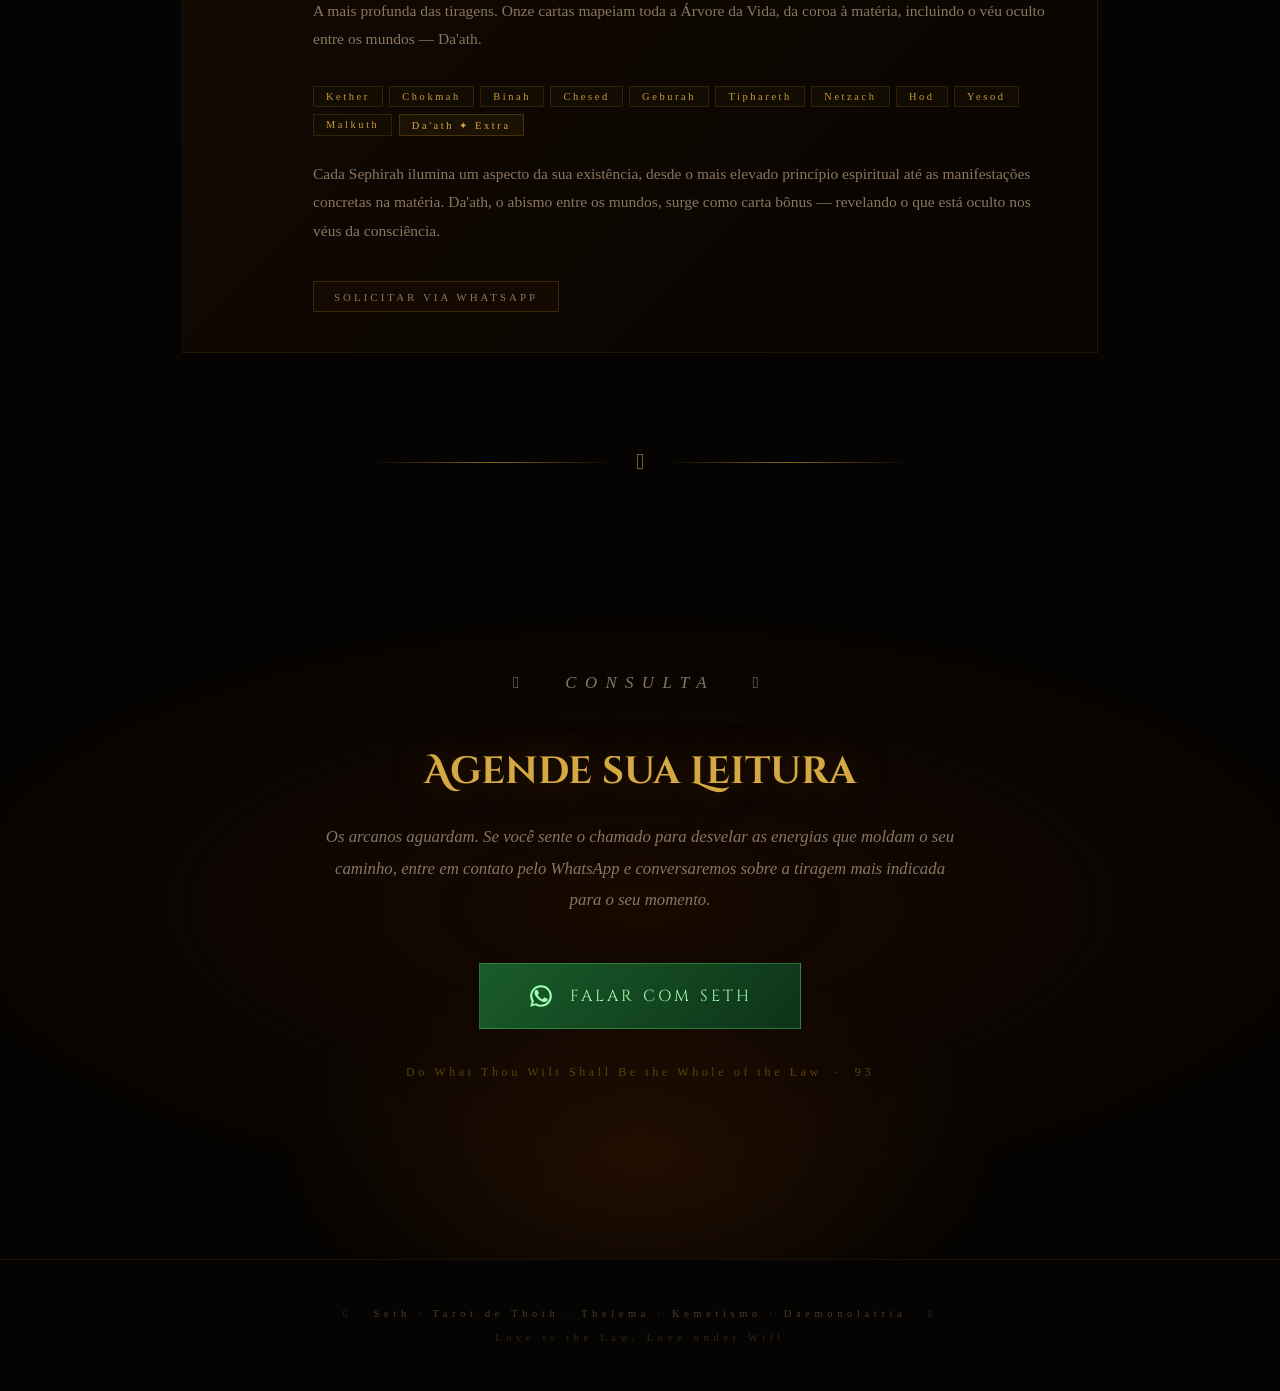
<file: seth-tarot.html>
<!DOCTYPE html>
<html lang="pt-BR">
<head>
  <meta charset="UTF-8" />
  <meta name="viewport" content="width=device-width, initial-scale=1.0" />
  <title>Seth — Tarot de Thoth & Rituais Esotéricos</title>
  <link href="https://fonts.googleapis.com/css2?family=Cinzel+Decorative:wght@400;700;900&family=Cinzel:wght@400;500;600&family=IM+Fell+English+SC&family=IM+Fell+English:ital@0;1&display=swap" rel="stylesheet" />
  <link rel="stylesheet" href="seth-tarot.css" />
</head>
<body>

<!-- ─── HIERÓGLIFOS FLUTUANTES ─── -->
<div class="hieroglyphs" aria-hidden="true">
  <span class="hg" style="left:5%;animation-duration:18s;animation-delay:0s">𓂀</span>
  <span class="hg" style="left:12%;animation-duration:22s;animation-delay:3s">𓆣</span>
  <span class="hg" style="left:20%;animation-duration:16s;animation-delay:7s">𓇋</span>
  <span class="hg" style="left:30%;animation-duration:25s;animation-delay:1s">𓅓</span>
  <span class="hg" style="left:42%;animation-duration:19s;animation-delay:5s">𓂋</span>
  <span class="hg" style="left:55%;animation-duration:21s;animation-delay:9s">𓆑</span>
  <span class="hg" style="left:65%;animation-duration:17s;animation-delay:4s">𓏏</span>
  <span class="hg" style="left:75%;animation-duration:23s;animation-delay:2s">𓄿</span>
  <span class="hg" style="left:85%;animation-duration:20s;animation-delay:8s">𓎛</span>
  <span class="hg" style="left:93%;animation-duration:15s;animation-delay:6s">𓅱</span>
</div>

<!-- ═══════════════════ HERO ═══════════════════ -->
<header class="hero">
  <div class="hero-content">

    <!-- Ankh animado -->
    <div class="sun-eye" aria-hidden="true">
      <svg viewBox="0 0 100 120" fill="none" xmlns="http://www.w3.org/2000/svg">
        <circle cx="50" cy="34" r="30" stroke="#c9993a" stroke-width="0.6" stroke-dasharray="3 4" opacity="0.3"/>
        <circle cx="50" cy="34" r="26" stroke="#c9993a" stroke-width="0.4" opacity="0.15"/>
        <ellipse cx="50" cy="32" rx="16" ry="22" stroke="#c9993a" stroke-width="4.5" fill="none" stroke-linejoin="round"/>
        <ellipse cx="50" cy="32" rx="10" ry="16" stroke="rgba(200,140,20,0.2)" stroke-width="1" fill="none"/>
        <line x1="50" y1="54" x2="50" y2="116" stroke="#c9993a" stroke-width="4.5" stroke-linecap="round"/>
        <line x1="18" y1="72" x2="82" y2="72" stroke="#c9993a" stroke-width="4.5" stroke-linecap="round"/>
        <circle cx="18" cy="72" r="2.5" fill="#d4a843" opacity="0.7"/>
        <circle cx="82" cy="72" r="2.5" fill="#d4a843" opacity="0.7"/>
        <circle cx="50" cy="116" r="2.5" fill="#d4a843" opacity="0.6"/>
        <polygon points="50,65 56,72 50,79 44,72" fill="rgba(200,140,20,0.25)" stroke="#c9993a" stroke-width="1"/>
        <circle cx="50" cy="72" r="2" fill="#d4a843" opacity="0.8"/>
        <line x1="50" y1="4"  x2="50" y2="9"  stroke="#c9993a" stroke-width="1" opacity="0.35"/>
        <line x1="28" y1="10" x2="31" y2="14" stroke="#c9993a" stroke-width="1" opacity="0.25"/>
        <line x1="72" y1="10" x2="69" y2="14" stroke="#c9993a" stroke-width="1" opacity="0.25"/>
        <line x1="20" y1="30" x2="25" y2="31" stroke="#c9993a" stroke-width="1" opacity="0.2"/>
        <line x1="80" y1="30" x2="75" y2="31" stroke="#c9993a" stroke-width="1" opacity="0.2"/>
      </svg>
    </div>

    <p class="hero-eyebrow">𓂀 &nbsp; Tarot · Theurgia · Gnosis &nbsp; 𓂀</p>
    <h1 class="hero-title">Seth</h1>
    <p class="hero-subtitle">Thelemita &nbsp;·&nbsp; Daemonolatra &nbsp;·&nbsp; Kemetista</p>
    <p class="hero-tagline">
      Entre as sombras do pôr do sol sobre o deserto, os arcanos revelam o que os olhos comuns não podem ver.
    </p>
    <a href="https://wa.me/5512992603886" class="cta-btn" target="_blank" rel="noopener">
      <svg viewBox="0 0 24 24" fill="currentColor">
        <path d="M17.472 14.382c-.297-.149-1.758-.867-2.03-.967-.273-.099-.471-.148-.67.15-.197.297-.767.966-.94 1.164-.173.199-.347.223-.644.075-.297-.15-1.255-.463-2.39-1.475-.883-.788-1.48-1.761-1.653-2.059-.173-.297-.018-.458.13-.606.134-.133.298-.347.446-.52.149-.174.198-.298.298-.497.099-.198.05-.371-.025-.52-.075-.149-.669-1.612-.916-2.207-.242-.579-.487-.5-.669-.51-.173-.008-.371-.01-.57-.01-.198 0-.52.074-.792.372-.272.297-1.04 1.016-1.04 2.479 0 1.462 1.065 2.875 1.213 3.074.149.198 2.096 3.2 5.077 4.487.709.306 1.262.489 1.694.625.712.227 1.36.195 1.871.118.571-.085 1.758-.719 2.006-1.413.248-.694.248-1.289.173-1.413-.074-.124-.272-.198-.57-.347z"/>
        <path d="M11.999 2C6.477 2 2 6.477 2 12c0 1.89.525 3.66 1.438 5.168L2 22l4.975-1.418A9.956 9.956 0 0 0 12 22c5.523 0 10-4.477 10-10S17.522 2 11.999 2zm.001 18a7.96 7.96 0 0 1-4.073-1.117l-.292-.173-3.009.857.873-2.938-.19-.302A7.96 7.96 0 0 1 4 12c0-4.418 3.582-8 8-8s8 3.582 8 8-3.582 8-8 8z"/>
      </svg>
      Consultar no WhatsApp
    </a>

  </div>
</header>

<!-- ═══════════════════ SOBRE MIM ═══════════════════ -->
<section class="reveal" id="sobre">
  <p class="section-label">𓅱 &nbsp; Quem sou &nbsp; 𓅱</p>
  <h2 class="section-title">Sobre Mim</h2>

  <div class="about-grid">

    <div class="about-emblem">
      <div class="emblem-frame" aria-hidden="true">
        <svg viewBox="0 0 80 100" fill="none" xmlns="http://www.w3.org/2000/svg">
          <ellipse cx="40" cy="24" rx="14" ry="20" stroke="#c9993a" stroke-width="5" fill="none"/>
          <line x1="40" y1="44" x2="40" y2="96" stroke="#c9993a" stroke-width="5" stroke-linecap="round"/>
          <line x1="10" y1="64" x2="70" y2="64" stroke="#c9993a" stroke-width="5" stroke-linecap="round"/>
        </svg>
      </div>
      <div class="emblem-name">Seth</div>
      <div class="emblem-roles">
        Thelemita<br/>
        Daemonolatra<br/>
        Kemetista
      </div>
    </div>

    <div class="about-text">
      <p>
        Sou Seth — um caminhante entre os pilares do Thelema, da Daemonolatria e do Kemetismo. Minha jornada com o Tarot teve início em 2024, e desde então tenho me dedicado com rigor e paixão ao estudo de seus inúmeros simbolismos, camadas herméticas e correspondências místicas.
      </p>
      <p>
        Fui introduzido às práticas esotéricas através da Daemonolatria, que me abriu as portas para o Kemetismo — a veneração sagrada dos Netjeru egípcios. Foi nesse encontro que encontrei no Thelema a síntese que hoje define minha espiritualidade: a Lei do Thelema como expressão máxima da Vontade Verdadeira.
      </p>
      <p>
        Cada tiragem que realizo é uma ponte entre o plano manifesto e as forças que operam além do véu. Trabalho com intenção, ética e uma profunda reverência pela sabedoria ancestral que atravessa os séculos.
      </p>
      <div class="tag-row">
        <span class="tag">Thelema</span>
        <span class="tag">93 / Agapē</span>
        <span class="tag">Kemetismo</span>
        <span class="tag">Daemonolatria</span>
        <span class="tag">Hermetismo</span>
        <span class="tag">Qabalah</span>
        <span class="tag">Tarot de Thoth</span>
      </div>
    </div>

  </div>
</section>

<div class="divider">
  <span class="divider-line"></span>
  <span class="divider-glyph">𓆣</span>
  <span class="divider-line"></span>
</div>

<!-- ═══════════════════ ÁREA DE ATUAÇÃO ═══════════════════ -->
<section class="reveal atuacao-bg" id="atuacao">
  <p class="section-label">𓏏 &nbsp; Práticas &nbsp; 𓏏</p>
  <h2 class="section-title">Área de Atuação</h2>

  <div class="atuacao-cols">

    <div class="atuacao-card">
      <svg class="atuacao-icon" viewBox="0 0 48 48" fill="none" xmlns="http://www.w3.org/2000/svg">
        <path d="M24 4C24 4 12 14 12 26C12 32.627 17.373 38 24 38C30.627 38 36 32.627 36 26C36 14 24 4 24 4Z" stroke="currentColor" stroke-width="2" fill="rgba(200,140,20,0.08)"/>
        <path d="M24 22C24 22 18 27 18 32C18 35.314 20.686 38 24 38C27.314 38 30 35.314 30 32C30 27 24 22 24 22Z" fill="rgba(200,140,20,0.25)" stroke="currentColor" stroke-width="1.5"/>
        <line x1="24" y1="38" x2="24" y2="44" stroke="currentColor" stroke-width="2" stroke-linecap="round"/>
        <line x1="16" y1="42" x2="32" y2="42" stroke="currentColor" stroke-width="2" stroke-linecap="round"/>
      </svg>
      <h3>Rituais Daemonolátricos</h3>
      <p>Práticas rituais voltadas ao trabalho com os Daemons dentro de uma perspectiva sagrada, respeitosa e estruturada — integrando a tradição daemonolátrica com a cosmologia kemética.</p>
    </div>

    <div class="atuacao-card">
      <svg class="atuacao-icon" viewBox="0 0 48 48" fill="none" xmlns="http://www.w3.org/2000/svg">
        <polygon points="24,4 28,18 42,18 31,27 35,42 24,33 13,42 17,27 6,18 20,18" stroke="currentColor" stroke-width="1.8" fill="rgba(200,140,20,0.08)"/>
        <circle cx="24" cy="24" r="5" stroke="currentColor" stroke-width="1.5" fill="rgba(200,140,20,0.2)"/>
      </svg>
      <h3>Rituais Thelemicos</h3>
      <p>Rituais baseados na tradição thelêmica de Aleister Crowley — incluindo trabalhos mágicos, meditações e práticas de alinhamento com a Vontade Verdadeira (True Will) do consulente.</p>
    </div>

  </div>
</section>

<!-- ═══════════════════ BANNER — TAROT DE THOTH ═══════════════════ -->
<div class="thoth-banner reveal">
  <div style="max-width:720px;margin:0 auto;text-align:center;">
    <p class="section-label" style="margin-bottom:1.5rem;">𓂋 &nbsp; O Baralho &nbsp; 𓂋</p>
    <p class="thoth-quote">
      "O Tarot de Thoth não é um baralho comum — é um sistema mágico completo, um mapa do universo manifesto e não-manifesto, codificado em 78 imagens de poder incomparável."
    </p>
    <p class="thoth-attr">— Tarot de Thoth · Aleister Crowley &amp; Frieda Harris</p>
    <div style="display:flex;align-items:center;justify-content:center;gap:1rem;margin-top:3rem;flex-wrap:wrap;">
      <div style="text-align:center;">
        <div style="font-family:'Cinzel Decorative',cursive;font-size:1.8rem;color:var(--gold-bright);text-shadow:0 0 30px rgba(200,140,20,0.5);">78</div>
        <div style="font-family:'IM Fell English SC',serif;font-size:0.65rem;letter-spacing:0.3em;color:var(--sand-dark);">Arcanos</div>
      </div>
      <span style="width:1px;height:40px;background:rgba(180,120,20,0.25);display:inline-block;"></span>
      <div style="text-align:center;">
        <div style="font-family:'Cinzel Decorative',cursive;font-size:1.8rem;color:var(--gold-bright);text-shadow:0 0 30px rgba(200,140,20,0.5);">22</div>
        <div style="font-family:'IM Fell English SC',serif;font-size:0.65rem;letter-spacing:0.3em;color:var(--sand-dark);">Arcanos Maiores</div>
      </div>
      <span style="width:1px;height:40px;background:rgba(180,120,20,0.25);display:inline-block;"></span>
      <div style="text-align:center;">
        <div style="font-family:'Cinzel Decorative',cursive;font-size:1.8rem;color:var(--gold-bright);text-shadow:0 0 30px rgba(200,140,20,0.5);">56</div>
        <div style="font-family:'IM Fell English SC',serif;font-size:0.65rem;letter-spacing:0.3em;color:var(--sand-dark);">Arcanos Menores</div>
      </div>
      <span style="width:1px;height:40px;background:rgba(180,120,20,0.25);display:inline-block;"></span>
      <div style="text-align:center;">
        <div style="font-family:'Cinzel Decorative',cursive;font-size:1.8rem;color:var(--gold-bright);text-shadow:0 0 30px rgba(200,140,20,0.5);">1944</div>
        <div style="font-family:'IM Fell English SC',serif;font-size:0.65rem;letter-spacing:0.3em;color:var(--sand-dark);">Ano de Criação</div>
      </div>
    </div>
  </div>
</div>

<!-- ═══════════════════ TIRAGENS ═══════════════════ -->
<section class="reveal" id="tiragens">
  <p class="section-label">𓄿 &nbsp; Consultas &nbsp; 𓄿</p>
  <h2 class="section-title">Tiragens de Tarot</h2>

  <div class="tiragens-list">

    <!-- I — Carta Única R$4,95 -->
    <div class="tiragem">
      <div class="tiragem-number">I</div>
      <div class="tiragem-inner">
        <div class="tiragem-header">
          <h3>Carta Única</h3>
          <span class="tiragem-preco">R$ 4<span class="tiragem-preco-dec">,95</span></span>
        </div>
        <p>Uma única carta revelada pelo Tarot de Thoth — uma resposta direta, uma energia, uma verdade. Ideal para quem busca clareza pontual sobre uma questão específica do momento presente.</p>
        <div class="tiragem-cards">
          <span class="card-pill pill-adv">✦ 1 Carta</span>
        </div>
        <a href="https://wa.me/5500000000000?text=Olá%2C%20Seth!%20Gostaria%20de%20contratar%20a%20Carta%20Única." class="tiragem-btn" target="_blank" rel="noopener">Solicitar via WhatsApp</a>
      </div>
    </div>

    <!-- II — Três Cartas R$9,95 -->
    <div class="tiragem">
      <div class="tiragem-number">II</div>
      <div class="tiragem-inner">
        <div class="tiragem-header">
          <h3>Tiragem das Três Cartas</h3>
          <span class="tiragem-preco">R$ 9<span class="tiragem-preco-dec">,95</span></span>
        </div>
        <p>Três cartas se revelam, cada uma carregando uma energia distinta sobre a questão presente. Direto, preciso e revelador para leituras focadas.</p>
        <div class="tiragem-cards">
          <span class="card-pill pill-pos">✦ Favorável</span>
          <span class="card-pill pill-neg">✦ Desfavorável</span>
          <span class="card-pill pill-adv">✦ Conselho</span>
        </div>
        <p>Uma das cartas aponta para a posição favorável no momento, outra revela os aspectos que pesam contra o consulente, e a última traz o conselho dos arcanos sobre o caminho a seguir.</p>
        <a href="https://wa.me/5512992603886?text=Olá%2C%20Seth!%20Gostaria%20de%20contratar%20a%20Tiragem%20das%20Três%20Cartas." class="tiragem-btn" target="_blank" rel="noopener">Solicitar via WhatsApp</a>
      </div>
    </div>

    <!-- III — Caminhos Amorosos R$11,93 -->
    <div class="tiragem tiragem--amor">
      <div class="tiragem-number">III</div>
      <div class="tiragem-inner">
        <div class="tiragem-header">
          <h3>Caminhos Amorosos</h3>
          <span class="tiragem-preco">R$ 11<span class="tiragem-preco-dec">,93</span></span>
        </div>
        <p>Uma tiragem dedicada ao campo afetivo, revelando as energias que cercam seus vínculos, os caminhos possíveis nos relacionamentos e o que os arcanos indicam sobre o amor em sua vida.</p>
        <div class="tiragem-cards">
          <span class="card-pill pill-pos">✦ Amor</span>
          <span class="card-pill pill-adv">✦ Vínculos</span>
          <span class="card-pill pill-neg">✦ Obstáculos</span>
        </div>
        <a href="https://wa.me/5512992603886?text=Olá%2C%20Seth!%20Gostaria%20de%20contratar%20a%20tiragem%20de%20Caminhos%20Amorosos." class="tiragem-btn" target="_blank" rel="noopener">Solicitar via WhatsApp</a>
      </div>
    </div>

    <!-- IV — Caminhos 5 Cartas R$14,95 -->
    <div class="tiragem">
      <div class="tiragem-number">IV</div>
      <div class="tiragem-inner">
        <div class="tiragem-header">
          <h3>Tiragem dos Caminhos — 5 Cartas</h3>
          <span class="tiragem-preco">R$ 14<span class="tiragem-preco-dec">,95</span></span>
        </div>
        <p>Cinco cartas para uma leitura aprofundada dos seus caminhos possíveis, revelando as forças que atuam em cada direção da sua jornada.</p>
        <div class="tiragem-cards">
          <span class="card-pill pill-pos">✦ Positivo I</span>
          <span class="card-pill pill-pos">✦ Positivo II</span>
          <span class="card-pill pill-neg">✦ Negativo I</span>
          <span class="card-pill pill-neg">✦ Negativo II</span>
          <span class="card-pill pill-adv">✦ Conselho Final</span>
        </div>
        <p>Recomendada para quem deseja ver com clareza tanto as oportunidades quanto os obstáculos em sua trajetória, com um conselho final para orientar a tomada de decisão.</p>
        <a href="https://wa.me/5512992603886?text=Olá%2C%20Seth!%20Gostaria%20de%20contratar%20a%20Tiragem%20dos%20Caminhos." class="tiragem-btn" target="_blank" rel="noopener">Solicitar via WhatsApp</a>
      </div>
    </div>

    <!-- V — Cabalística R$19,95 -->
    <div class="tiragem">
      <div class="tiragem-number">V</div>
      <div class="tiragem-inner">
        <div class="tiragem-header">
          <h3>Tiragem Cabalística — 11 Cartas</h3>
          <span class="tiragem-preco">R$ 19<span class="tiragem-preco-dec">,95</span></span>
        </div>
        <p>A mais profunda das tiragens. Onze cartas mapeiam toda a Árvore da Vida, da coroa à matéria, incluindo o véu oculto entre os mundos — Da'ath.</p>
        <div class="seph-list">
          <span class="card-pill pill-seph">Kether</span>
          <span class="card-pill pill-seph">Chokmah</span>
          <span class="card-pill pill-seph">Binah</span>
          <span class="card-pill pill-seph">Chesed</span>
          <span class="card-pill pill-seph">Geburah</span>
          <span class="card-pill pill-seph">Tiphareth</span>
          <span class="card-pill pill-seph">Netzach</span>
          <span class="card-pill pill-seph">Hod</span>
          <span class="card-pill pill-seph">Yesod</span>
          <span class="card-pill pill-seph">Malkuth</span>
          <span class="card-pill pill-adv">Da'ath ✦ Extra</span>
        </div>
        <p style="margin-top:1rem;">Cada Sephirah ilumina um aspecto da sua existência, desde o mais elevado princípio espiritual até as manifestações concretas na matéria. Da'ath, o abismo entre os mundos, surge como carta bônus — revelando o que está oculto nos véus da consciência.</p>
        <a href="https://wa.me/5512992603886?text=Olá%2C%20Seth!%20Gostaria%20de%20contratar%20a%20Tiragem%20Cabalística." class="tiragem-btn" target="_blank" rel="noopener">Solicitar via WhatsApp</a>
      </div>
    </div>

  </div>
</section>

<div class="divider">
  <span class="divider-line"></span>
  <span class="divider-glyph">𓅓</span>
  <span class="divider-line"></span>
</div>

<!-- ═══════════════════ CONTATO ═══════════════════ -->
<div class="contact-section reveal" id="contato">
  <div class="contact-inner">
    <p class="section-label">𓇋 &nbsp; Consulta &nbsp; 𓇋</p>
    <h2 class="section-title">Agende sua Leitura</h2>
    <p>
      Os arcanos aguardam. Se você sente o chamado para desvelar as energias que moldam o seu caminho, entre em contato pelo WhatsApp e conversaremos sobre a tiragem mais indicada para o seu momento.
    </p>
    <a href="https://wa.me/5512992603886" class="whatsapp-btn" target="_blank" rel="noopener">
      <svg viewBox="0 0 24 24" fill="currentColor">
        <path d="M17.472 14.382c-.297-.149-1.758-.867-2.03-.967-.273-.099-.471-.148-.67.15-.197.297-.767.966-.94 1.164-.173.199-.347.223-.644.075-.297-.15-1.255-.463-2.39-1.475-.883-.788-1.48-1.761-1.653-2.059-.173-.297-.018-.458.13-.606.134-.133.298-.347.446-.52.149-.174.198-.298.298-.497.099-.198.05-.371-.025-.52-.075-.149-.669-1.612-.916-2.207-.242-.579-.487-.5-.669-.51-.173-.008-.371-.01-.57-.01-.198 0-.52.074-.792.372-.272.297-1.04 1.016-1.04 2.479 0 1.462 1.065 2.875 1.213 3.074.149.198 2.096 3.2 5.077 4.487.709.306 1.262.489 1.694.625.712.227 1.36.195 1.871.118.571-.085 1.758-.719 2.006-1.413.248-.694.248-1.289.173-1.413-.074-.124-.272-.198-.57-.347z"/>
        <path d="M11.999 2C6.477 2 2 6.477 2 12c0 1.89.525 3.66 1.438 5.168L2 22l4.975-1.418A9.956 9.956 0 0 0 12 22c5.523 0 10-4.477 10-10S17.522 2 11.999 2zm.001 18a7.96 7.96 0 0 1-4.073-1.117l-.292-.173-3.009.857.873-2.938-.19-.302A7.96 7.96 0 0 1 4 12c0-4.418 3.582-8 8-8s8 3.582 8 8-3.582 8-8 8z"/>
      </svg>
      Falar com Seth
    </a>
    <p style="margin-top:2rem;font-size:0.75rem;font-style:normal;font-family:'IM Fell English SC',serif;letter-spacing:0.3em;color:var(--sand-dark);opacity:0.6;">
      Do What Thou Wilt Shall Be the Whole of the Law &nbsp;·&nbsp; 93
    </p>
  </div>
</div>

<!-- ═══════════════════ FOOTER ═══════════════════ -->
<footer>
  <p>𓂀 &nbsp; Seth · Tarot de Thoth · Thelema · Kemetismo · Daemonolatria &nbsp; 𓂀</p>
  <p style="margin-top:0.8rem;opacity:0.3;">Love is the Law, Love under Will</p>
</footer>

<script>
  const observer = new IntersectionObserver((entries) => {
    entries.forEach(e => {
      if (e.isIntersecting) {
        e.target.classList.add('visible');
        observer.unobserve(e.target);
      }
    });
  }, { threshold: 0.1 });

  document.querySelectorAll('.reveal').forEach(el => observer.observe(el));
</script>

</body>
</html>
</file>
<file: seth-tarot.css>
/* ═══════════════════════════════════════════════
   Seth — Tarot de Thoth & Rituais Esotéricos
   Stylesheet
   ═══════════════════════════════════════════════ */

/* ─── VARIÁVEIS ─── */
:root {
  --obsidian: #0a0704;
  --void: #060402;
  --sand-dark: #8b6914;
  --sand: #c9993a;
  --gold: #d4a843;
  --gold-bright: #f0c060;
  --amber: #e8851a;
  --blood: #8b1a0a;
  --copper: #a0522d;
  --dust: #3d2b0f;
  --fog: #1a1208;
  --text-main: #d4c4a0;
  --text-muted: #8a7560;
  --text-bright: #f0e0b0;
}

/* ─── RESET & BASE ─── */
*, *::before, *::after {
  box-sizing: border-box;
  margin: 0;
  padding: 0;
}

html { scroll-behavior: smooth; }

body {
  background-color: var(--void);
  color: var(--text-main);
  font-family: 'IM Fell English', serif;
  overflow-x: hidden;
  cursor: crosshair;
}

/* ─── GRAIN OVERLAY ─── */
body::before {
  content: '';
  position: fixed;
  inset: 0;
  background-image: url("data:image/svg+xml,%3Csvg viewBox='0 0 512 512' xmlns='http://www.w3.org/2000/svg'%3E%3Cfilter id='n'%3E%3CfeTurbulence type='fractalNoise' baseFrequency='0.75' numOctaves='4' stitchTiles='stitch'/%3E%3C/filter%3E%3Crect width='100%25' height='100%25' filter='url(%23n)' opacity='0.07'/%3E%3C/svg%3E");
  pointer-events: none;
  z-index: 9999;
  opacity: 0.4;
}

/* ─── HIERÓGLIFOS FLUTUANTES ─── */
.hieroglyphs {
  position: fixed;
  top: 0; left: 0;
  width: 100%; height: 100%;
  pointer-events: none;
  z-index: 0;
  overflow: hidden;
}

.hg {
  position: absolute;
  font-size: 1.2rem;
  color: var(--sand-dark);
  opacity: 0;
  animation: floatUp linear infinite;
}

@keyframes floatUp {
  0%   { opacity: 0; transform: translateY(0) rotate(0deg); }
  10%  { opacity: 0.06; }
  90%  { opacity: 0.04; }
  100% { opacity: 0; transform: translateY(-100vh) rotate(30deg); }
}

/* ─── HERO ─── */
.hero {
  min-height: 100vh;
  position: relative;
  display: flex;
  flex-direction: column;
  align-items: center;
  justify-content: center;
  text-align: center;
  padding: 6rem 1.5rem 14rem;
  overflow: hidden;
}

/* Pôr do sol — gradiente âmbar */
.hero::before {
  content: '';
  position: absolute;
  inset: 0;
  background:
    radial-gradient(ellipse 120% 60% at 50% 110%, #7a3a00 0%, #3d1500 25%, transparent 65%),
    radial-gradient(ellipse 80% 40% at 50% 105%, #c06010 0%, transparent 50%),
    linear-gradient(to top, #1a0800 0%, #0d0500 40%, #060402 100%);
  z-index: 0;
}

/* Silhueta de pirâmide — responsiva */
.hero::after {
  content: '';
  position: absolute;
  bottom: 0;
  left: 50%;
  transform: translateX(-50%);
  width: 0;
  height: 0;
  border-left: min(340px, 48vw) solid transparent;
  border-right: min(340px, 48vw) solid transparent;
  border-bottom: min(220px, 28vw) solid #0a0603;
  z-index: 1;
  filter: drop-shadow(0 -8px 40px rgba(180, 80, 0, 0.3));
}

.hero-content {
  position: relative;
  z-index: 2;
  max-width: 860px;
  width: 100%;
}

/* ─── ANKH ANIMADO ─── */
.sun-eye {
  width: 80px;
  height: 100px;
  margin: 0 auto 2.5rem;
  position: relative;
  animation: pulse-sun 4s ease-in-out infinite;
}

.sun-eye svg {
  width: 100%;
  height: 100%;
  filter: drop-shadow(0 0 18px rgba(200, 120, 10, 0.9)) drop-shadow(0 0 40px rgba(150, 60, 0, 0.5));
}

@keyframes pulse-sun {
  0%, 100% { transform: scale(1); filter: drop-shadow(0 0 20px rgba(200,120,10,0.8)); }
  50%       { transform: scale(1.05); filter: drop-shadow(0 0 35px rgba(220,150,30,1)); }
}

/* ─── HERO — TEXTOS ─── */
.hero-eyebrow {
  font-family: 'IM Fell English SC', serif;
  font-size: 0.75rem;
  letter-spacing: 0.3em;
  color: var(--sand-dark);
  text-transform: uppercase;
  margin-bottom: 1rem;
  animation: fadeUp 1s ease 0.3s both;
}

.hero-title {
  font-family: 'Cinzel Decorative', cursive;
  font-size: clamp(3rem, 8vw, 6.5rem);
  font-weight: 900;
  line-height: 1;
  color: var(--gold-bright);
  text-shadow:
    0 0 60px rgba(200,140,30,0.7),
    0 0 120px rgba(150,70,0,0.4),
    0 4px 20px rgba(0,0,0,0.9);
  letter-spacing: 0.05em;
  margin-bottom: 0.4rem;
  animation: fadeUp 1s ease 0.5s both;
}

.hero-subtitle {
  font-family: 'Cinzel', serif;
  font-size: clamp(0.65rem, 2vw, 1.05rem);
  letter-spacing: 0.15em;
  color: var(--sand);
  text-transform: uppercase;
  margin-bottom: 2.5rem;
  animation: fadeUp 1s ease 0.7s both;
  word-break: break-word;
}

.hero-tagline {
  font-size: clamp(0.95rem, 2.5vw, 1.25rem);
  font-style: italic;
  color: var(--text-muted);
  max-width: 540px;
  margin: 0 auto 3.5rem;
  line-height: 1.7;
  animation: fadeUp 1s ease 0.9s both;
}

/* ─── BOTÃO CTA (HERO) ─── */
.cta-btn {
  display: inline-flex;
  align-items: center;
  gap: 0.75rem;
  background: linear-gradient(135deg, #1a5c2a 0%, #0e3a1a 100%);
  color: #7fff8a;
  font-family: 'Cinzel', serif;
  font-size: clamp(0.75rem, 2.2vw, 0.95rem);
  letter-spacing: 0.15em;
  text-transform: uppercase;
  text-decoration: none;
  padding: 0.9rem 2rem;
  border: 1px solid rgba(100, 220, 120, 0.35);
  position: relative;
  overflow: hidden;
  transition: all 0.4s ease;
  animation: fadeUp 1s ease 1.1s both;
  clip-path: polygon(10px 0%, 100% 0%, calc(100% - 10px) 100%, 0% 100%);
  white-space: nowrap;
}

.cta-btn::before {
  content: '';
  position: absolute;
  inset: 0;
  background: linear-gradient(135deg, rgba(100,220,120,0.15) 0%, transparent 100%);
  opacity: 0;
  transition: opacity 0.4s;
}

.cta-btn:hover::before { opacity: 1; }
.cta-btn:hover {
  border-color: rgba(100,220,120,0.7);
  box-shadow: 0 0 30px rgba(80,200,100,0.3), 0 0 60px rgba(40,120,60,0.2);
  transform: translateY(-2px);
  color: #afffb5;
}

.cta-btn svg { width: 22px; height: 22px; }

@keyframes fadeUp {
  from { opacity: 0; transform: translateY(24px); }
  to   { opacity: 1; transform: translateY(0); }
}

/* ─── DIVISOR ─── */
.divider {
  display: flex;
  align-items: center;
  gap: 1.5rem;
  max-width: 600px;
  margin: 0 auto 5rem;
  padding: 0 2rem;
}

.divider-line {
  flex: 1;
  height: 1px;
  background: linear-gradient(to right, transparent, var(--sand-dark), transparent);
}

.divider-glyph {
  color: var(--gold);
  font-size: 1.4rem;
  opacity: 0.7;
}

/* ─── SEÇÕES ─── */
section {
  position: relative;
  padding: 6rem 2rem;
  max-width: 980px;
  margin: 0 auto;
}

.section-label {
  font-family: 'IM Fell English SC', serif;
  font-size: 0.7rem;
  letter-spacing: 0.5em;
  color: var(--sand-dark);
  text-transform: uppercase;
  margin-bottom: 0.8rem;
  text-align: center;
}

.section-title {
  font-family: 'Cinzel Decorative', cursive;
  font-size: clamp(1.6rem, 4vw, 2.4rem);
  color: var(--gold);
  text-align: center;
  margin-bottom: 3.5rem;
  text-shadow: 0 0 40px rgba(180,120,20,0.4);
}

/* ─── SOBRE MIM ─── */
.about-grid {
  display: grid;
  grid-template-columns: 200px 1fr;
  gap: 3.5rem;
  align-items: start;
}

.about-emblem {
  display: flex;
  flex-direction: column;
  align-items: center;
  gap: 1.5rem;
}

.emblem-frame {
  width: 160px;
  height: 160px;
  border: 1px solid var(--sand-dark);
  display: flex;
  align-items: center;
  justify-content: center;
  position: relative;
  background: radial-gradient(ellipse at center, #1a0e04 0%, var(--void) 70%);
  clip-path: polygon(50% 0%, 100% 25%, 100% 75%, 50% 100%, 0% 75%, 0% 25%);
  flex-shrink: 0;
}

.emblem-frame::before {
  content: '';
  position: absolute;
  inset: 6px;
  border: 1px solid rgba(180,120,20,0.2);
  clip-path: polygon(50% 0%, 100% 25%, 100% 75%, 50% 100%, 0% 75%, 0% 25%);
}

.emblem-frame svg {
  width: 72px;
  height: 90px;
  opacity: 0.85;
  filter: drop-shadow(0 0 12px rgba(200,140,20,0.5));
}

.emblem-name {
  font-family: 'Cinzel Decorative', cursive;
  font-size: 1.5rem;
  color: var(--gold-bright);
  letter-spacing: 0.08em;
  text-align: center;
}

.emblem-roles {
  font-family: 'IM Fell English SC', serif;
  font-size: 0.72rem;
  letter-spacing: 0.35em;
  color: var(--sand-dark);
  text-align: center;
  line-height: 2;
}

.about-text p {
  font-size: 1.05rem;
  line-height: 1.9;
  color: var(--text-main);
  margin-bottom: 1.5rem;
}

.about-text p:first-child::first-letter {
  font-family: 'Cinzel Decorative', cursive;
  font-size: 3.5rem;
  float: left;
  line-height: 0.75;
  margin-right: 0.15em;
  color: var(--gold);
  text-shadow: 0 0 30px rgba(200,140,20,0.6);
}

.tag-row {
  display: flex;
  flex-wrap: wrap;
  gap: 0.6rem;
  margin-top: 2rem;
}

.tag {
  font-family: 'IM Fell English SC', serif;
  font-size: 0.68rem;
  letter-spacing: 0.3em;
  color: var(--amber);
  border: 1px solid rgba(200,100,20,0.35);
  padding: 0.35rem 0.9rem;
  background: rgba(120,50,0,0.12);
}

/* ─── ÁREA DE ATUAÇÃO ─── */
.atuacao-bg {
  background: linear-gradient(to bottom, transparent, rgba(20,8,0,0.6), transparent);
}

.atuacao-cols {
  display: grid;
  grid-template-columns: 1fr 1fr;
  gap: 2.5rem;
}

.atuacao-card {
  padding: 2.5rem 2rem;
  border: 1px solid rgba(180,120,20,0.18);
  background: linear-gradient(160deg, rgba(30,15,4,0.9) 0%, rgba(10,5,2,0.9) 100%);
  position: relative;
  overflow: hidden;
}

.atuacao-card::before {
  content: '';
  position: absolute;
  top: 0; left: 0; right: 0;
  height: 2px;
  background: linear-gradient(to right, transparent, var(--gold), transparent);
  opacity: 0.5;
}

.atuacao-icon {
  width: 48px;
  height: 48px;
  margin-bottom: 1.5rem;
  color: var(--gold);
  opacity: 0.8;
}

.atuacao-card h3 {
  font-family: 'Cinzel', serif;
  font-size: 1.05rem;
  letter-spacing: 0.15em;
  color: var(--gold-bright);
  margin-bottom: 1rem;
  text-transform: uppercase;
}

.atuacao-card p {
  font-size: 0.97rem;
  line-height: 1.85;
  color: var(--text-muted);
}

/* ─── BANNER TAROT DE THOTH ─── */
.thoth-banner {
  background:
    linear-gradient(to bottom, transparent, rgba(15,8,2,0.8), transparent),
    radial-gradient(ellipse at center, rgba(100,50,0,0.15), transparent 70%);
  border-top: 1px solid rgba(180,120,20,0.15);
  border-bottom: 1px solid rgba(180,120,20,0.15);
  padding: 5rem 2rem;
  text-align: center;
  max-width: 100%;
}

.thoth-quote {
  font-style: italic;
  font-size: clamp(1.1rem, 3vw, 1.5rem);
  color: var(--sand);
  max-width: 700px;
  margin: 0 auto 1.5rem;
  line-height: 1.75;
}

.thoth-attr {
  font-family: 'IM Fell English SC', serif;
  font-size: 0.72rem;
  letter-spacing: 0.4em;
  color: var(--sand-dark);
}

/* ─── TIRAGENS ─── */
.tiragens-list {
  display: flex;
  flex-direction: column;
  gap: 2.5rem;
}

.tiragem {
  display: grid;
  grid-template-columns: auto 1fr;
  gap: 2.5rem;
  align-items: start;
  padding: 2.5rem;
  border: 1px solid rgba(180,120,20,0.12);
  background: linear-gradient(135deg, rgba(20,10,2,0.95) 0%, rgba(8,4,1,0.95) 100%);
  position: relative;
  transition: border-color 0.4s, box-shadow 0.4s;
}

.tiragem:hover {
  border-color: rgba(200,140,40,0.35);
  box-shadow: 0 0 40px rgba(150,80,0,0.12);
}

.tiragem::before {
  content: '';
  position: absolute;
  left: 0; top: 0; bottom: 0;
  width: 3px;
  background: linear-gradient(to bottom, transparent, var(--gold), transparent);
  opacity: 0;
  transition: opacity 0.4s;
}

.tiragem:hover::before { opacity: 0.6; }

.tiragem-number {
  font-family: 'Cinzel Decorative', cursive;
  font-size: 3rem;
  color: var(--sand-dark);
  line-height: 1;
  min-width: 50px;
  text-align: center;
  opacity: 0.6;
}

.tiragem h3 {
  font-family: 'Cinzel', serif;
  font-size: 1.15rem;
  letter-spacing: 0.15em;
  color: var(--gold-bright);
  text-transform: uppercase;
  margin-bottom: 0.5rem;
}

.tiragem-cards {
  display: flex;
  flex-wrap: wrap;
  gap: 0.5rem;
  margin: 1rem 0;
}

.card-pill {
  font-family: 'IM Fell English SC', serif;
  font-size: 0.65rem;
  letter-spacing: 0.25em;
  padding: 0.25rem 0.75rem;
  border-radius: 1px;
}

.pill-pos  { background: rgba(20,60,25,0.5);  color: #7fcf88; border: 1px solid rgba(80,180,90,0.3); }
.pill-neg  { background: rgba(60,15,15,0.5);  color: #cf8080; border: 1px solid rgba(180,60,60,0.3); }
.pill-adv  { background: rgba(40,30,8,0.5);   color: var(--gold); border: 1px solid rgba(180,130,20,0.3); }
.pill-seph { background: rgba(25,18,5,0.5);   color: var(--sand); border: 1px solid rgba(150,100,20,0.25); }

.tiragem p {
  font-size: 0.97rem;
  line-height: 1.85;
  color: var(--text-muted);
  margin-bottom: 0.5rem;
}

/* ─── LISTA SEPHIROTH ─── */
.seph-list {
  display: flex;
  flex-wrap: wrap;
  gap: 0.4rem;
  margin-top: 1rem;
}

/* ─── SEÇÃO DE CONTATO ─── */
.contact-section {
  text-align: center;
  padding: 7rem 2rem 8rem;
  position: relative;
  max-width: 100%;
}

.contact-section::before {
  content: '';
  position: absolute;
  inset: 0;
  background:
    radial-gradient(ellipse 80% 60% at 50% 50%, rgba(30,12,0,0.7), transparent 70%),
    radial-gradient(ellipse 40% 40% at 50% 85%, rgba(100,40,0,0.3), transparent 70%);
  pointer-events: none;
}

.contact-inner {
  position: relative;
  z-index: 1;
  max-width: 640px;
  margin: 0 auto;
}

.contact-section .section-title { margin-bottom: 1.5rem; }

.contact-section p {
  font-size: 1.05rem;
  line-height: 1.85;
  color: var(--text-muted);
  margin-bottom: 3rem;
  font-style: italic;
}

/* ─── BOTÃO WHATSAPP ─── */
.whatsapp-btn {
  display: inline-flex;
  align-items: center;
  gap: 1rem;
  background: linear-gradient(135deg, #1a5c2a, #0d3318);
  border: 1px solid rgba(80,200,100,0.4);
  color: #a0ffb0;
  font-family: 'Cinzel', serif;
  font-size: 1rem;
  letter-spacing: 0.2em;
  text-transform: uppercase;
  text-decoration: none;
  padding: 1.2rem 3rem;
  position: relative;
  overflow: hidden;
  transition: all 0.4s ease;
}

.whatsapp-btn::after {
  content: '';
  position: absolute;
  inset: 0;
  background: linear-gradient(135deg, rgba(100,230,120,0.1), transparent);
  opacity: 0;
  transition: opacity 0.3s;
}

.whatsapp-btn:hover::after { opacity: 1; }
.whatsapp-btn:hover {
  box-shadow: 0 0 50px rgba(60,200,80,0.35), 0 0 100px rgba(30,120,50,0.2);
  border-color: rgba(100,230,120,0.7);
  color: #ccffcf;
  transform: translateY(-3px);
}

.whatsapp-btn svg { width: 26px; height: 26px; }

/* ─── FOOTER ─── */
footer {
  text-align: center;
  padding: 3rem 2rem;
  border-top: 1px solid rgba(100,60,0,0.2);
}

footer p {
  font-family: 'IM Fell English SC', serif;
  font-size: 0.65rem;
  letter-spacing: 0.45em;
  color: var(--text-muted);
  opacity: 0.5;
}

/* ─── SCROLL REVEAL ─── */
.reveal {
  opacity: 0;
  transform: translateY(30px);
  transition: opacity 0.8s ease, transform 0.8s ease;
}
.reveal.visible {
  opacity: 1;
  transform: translateY(0);
}

/* ─── TIRAGEM — HEADER COM PREÇO E BOTÃO ─── */
.tiragem-inner {
  display: flex;
  flex-direction: column;
  gap: 0.5rem;
}

.tiragem-header {
  display: flex;
  align-items: baseline;
  justify-content: space-between;
  flex-wrap: wrap;
  gap: 0.5rem;
  margin-bottom: 0.25rem;
}

.tiragem-preco {
  font-family: 'Cinzel Decorative', cursive;
  font-size: 1.3rem;
  color: var(--gold-bright);
  white-space: nowrap;
  text-shadow: 0 0 20px rgba(200,140,20,0.4);
  flex-shrink: 0;
}

.tiragem-preco-dec {
  font-size: 0.85rem;
  color: var(--gold);
}

.tiragem-btn {
  display: inline-block;
  margin-top: 1.2rem;
  font-family: 'IM Fell English SC', serif;
  font-size: 0.68rem;
  letter-spacing: 0.28em;
  text-transform: uppercase;
  text-decoration: none;
  color: var(--text-muted);
  border: 1px solid rgba(180,120,20,0.25);
  padding: 0.55rem 1.25rem;
  background: rgba(80,40,0,0.1);
  transition: all 0.35s ease;
  align-self: flex-start;
}

.tiragem-btn:hover {
  color: var(--gold-bright);
  border-color: rgba(200,140,40,0.55);
  background: rgba(100,55,0,0.2);
  box-shadow: 0 0 18px rgba(150,80,0,0.12);
}

/* Variante amor */
.tiragem--amor {
  border-color: rgba(180,120,20,0.28);
}

.tiragem--amor .tiragem-number {
  color: var(--gold);
  opacity: 0.8;
}

/* ─── PREÇOS (seção legada — removida, estilos mantidos para compatibilidade) ─── */
.precos-grid {
  display: grid;
  grid-template-columns: 1fr 1fr;
  gap: 2rem;
  align-items: stretch;
}

.preco-card {
  padding: 2.5rem 2rem;
  border: 1px solid rgba(180,120,20,0.18);
  background: linear-gradient(160deg, rgba(22,12,3,0.97) 0%, rgba(8,4,1,0.97) 100%);
  position: relative;
  display: flex;
  flex-direction: column;
  align-items: center;
  text-align: center;
  gap: 1.5rem;
  transition: border-color 0.4s, box-shadow 0.4s;
}

.preco-card::before {
  content: '';
  position: absolute;
  top: 0; left: 0; right: 0;
  height: 2px;
  background: linear-gradient(to right, transparent, var(--gold), transparent);
  opacity: 0.4;
  transition: opacity 0.4s;
}

.preco-card:hover {
  border-color: rgba(200,140,40,0.35);
  box-shadow: 0 0 50px rgba(150,80,0,0.12);
}

.preco-card:hover::before { opacity: 0.8; }

/* Destaque — card amoroso */
.preco-card--destaque {
  border-color: rgba(180,120,20,0.35);
  background: linear-gradient(160deg, rgba(30,16,4,0.97) 0%, rgba(12,7,2,0.97) 100%);
}

.preco-card--destaque::after {
  content: '';
  position: absolute;
  inset: 0;
  background: radial-gradient(ellipse at top, rgba(180,100,0,0.06) 0%, transparent 65%);
  pointer-events: none;
}

.preco-badge {
  position: absolute;
  top: -1px;
  right: 1.5rem;
  font-family: 'IM Fell English SC', serif;
  font-size: 0.6rem;
  letter-spacing: 0.3em;
  color: var(--obsidian);
  background: linear-gradient(135deg, var(--gold), var(--amber));
  padding: 0.3rem 0.9rem;
  clip-path: polygon(0 0, 100% 0, 100% 80%, 50% 100%, 0 80%);
  padding-bottom: 0.55rem;
}

.preco-glyph {
  width: 60px;
  height: 80px;
  filter: drop-shadow(0 0 10px rgba(200,140,20,0.4));
  flex-shrink: 0;
}

.preco-card--destaque .preco-glyph {
  width: 70px;
  height: 70px;
}

.preco-body {
  display: flex;
  flex-direction: column;
  align-items: center;
  gap: 1rem;
  flex: 1;
}

.preco-titulo {
  font-family: 'Cinzel', serif;
  font-size: 1.1rem;
  letter-spacing: 0.15em;
  color: var(--gold-bright);
  text-transform: uppercase;
}

.preco-desc {
  font-size: 0.95rem;
  line-height: 1.8;
  color: var(--text-muted);
  max-width: 340px;
}

.preco-valor {
  display: flex;
  align-items: flex-start;
  gap: 0.2rem;
  margin: 0.5rem 0;
}

.preco-moeda {
  font-family: 'Cinzel', serif;
  font-size: 1rem;
  color: var(--sand-dark);
  margin-top: 0.5rem;
  letter-spacing: 0.05em;
}

.preco-numero {
  font-family: 'Cinzel Decorative', cursive;
  font-size: 3.2rem;
  color: var(--gold-bright);
  line-height: 1;
  text-shadow: 0 0 40px rgba(200,140,20,0.5);
}

.preco-dec {
  font-size: 1.6rem;
  vertical-align: top;
  margin-top: 0.4rem;
  display: inline-block;
  color: var(--gold);
}

.preco-btn {
  display: inline-flex;
  align-items: center;
  gap: 0.5rem;
  font-family: 'IM Fell English SC', serif;
  font-size: 0.7rem;
  letter-spacing: 0.3em;
  text-transform: uppercase;
  text-decoration: none;
  color: var(--text-muted);
  border: 1px solid rgba(180,120,20,0.25);
  padding: 0.65rem 1.5rem;
  margin-top: auto;
  transition: all 0.35s ease;
  background: rgba(80,40,0,0.1);
}

.preco-btn:hover {
  color: var(--gold-bright);
  border-color: rgba(200,140,40,0.6);
  background: rgba(100,55,0,0.2);
  box-shadow: 0 0 20px rgba(150,80,0,0.15);
}

.preco-btn--destaque {
  color: #a0ffb0;
  border-color: rgba(80,200,100,0.3);
  background: rgba(20,60,25,0.3);
}

.preco-btn--destaque:hover {
  color: #ccffcf;
  border-color: rgba(100,230,120,0.6);
  background: rgba(20,70,30,0.45);
  box-shadow: 0 0 25px rgba(60,200,80,0.2);
}

/* ═══════════════════════════════════════════════
   RESPONSIVIDADE
   ═══════════════════════════════════════════════ */

@media (max-width: 720px) {
  .about-grid {
    grid-template-columns: 1fr;
    gap: 2.5rem;
  }
}

@media (max-width: 600px) {
  .atuacao-cols { grid-template-columns: 1fr; }

  .precos-grid { grid-template-columns: 1fr; }

  .tiragem {
    grid-template-columns: 1fr;
    gap: 1rem;
  }

  .tiragem-number { font-size: 2rem; }
}

@media (max-width: 480px) {
  .hero {
    padding: 5rem 1rem 12rem;
  }

  .hero-eyebrow {
    font-size: 0.6rem;
    letter-spacing: 0.2em;
  }

  .hero-subtitle {
    font-size: 0.6rem;
    letter-spacing: 0.1em;
  }

  .hero-tagline {
    font-size: 0.9rem;
    padding: 0 0.5rem;
  }

  .cta-btn {
    font-size: 0.7rem;
    padding: 0.8rem 1.4rem;
    letter-spacing: 0.1em;
    clip-path: none;
  }

  section { padding: 4rem 1.25rem; }

  .about-emblem {
    flex-direction: row;
    flex-wrap: wrap;
    justify-content: center;
  }

  .emblem-name { font-size: 1.2rem; }

  .tiragem {
    padding: 1.5rem 1rem;
    gap: 0.75rem;
  }

  .tiragem-number {
    font-size: 1.8rem;
    min-width: 36px;
  }

  .tiragem h3 { font-size: 0.95rem; }

  .thoth-banner { padding: 3.5rem 1.25rem; }

  .contact-section { padding: 5rem 1.25rem 6rem; }

  .whatsapp-btn {
    font-size: 0.8rem;
    padding: 1rem 1.75rem;
    letter-spacing: 0.1em;
  }

  .divider { margin-bottom: 3rem; }

  .section-title {
    font-size: clamp(1.3rem, 6vw, 2rem);
    margin-bottom: 2.5rem;
  }

  .atuacao-card { padding: 1.75rem 1.25rem; }
}

@media (max-width: 360px) {
  .hero-subtitle { display: none; }
}
</file>
